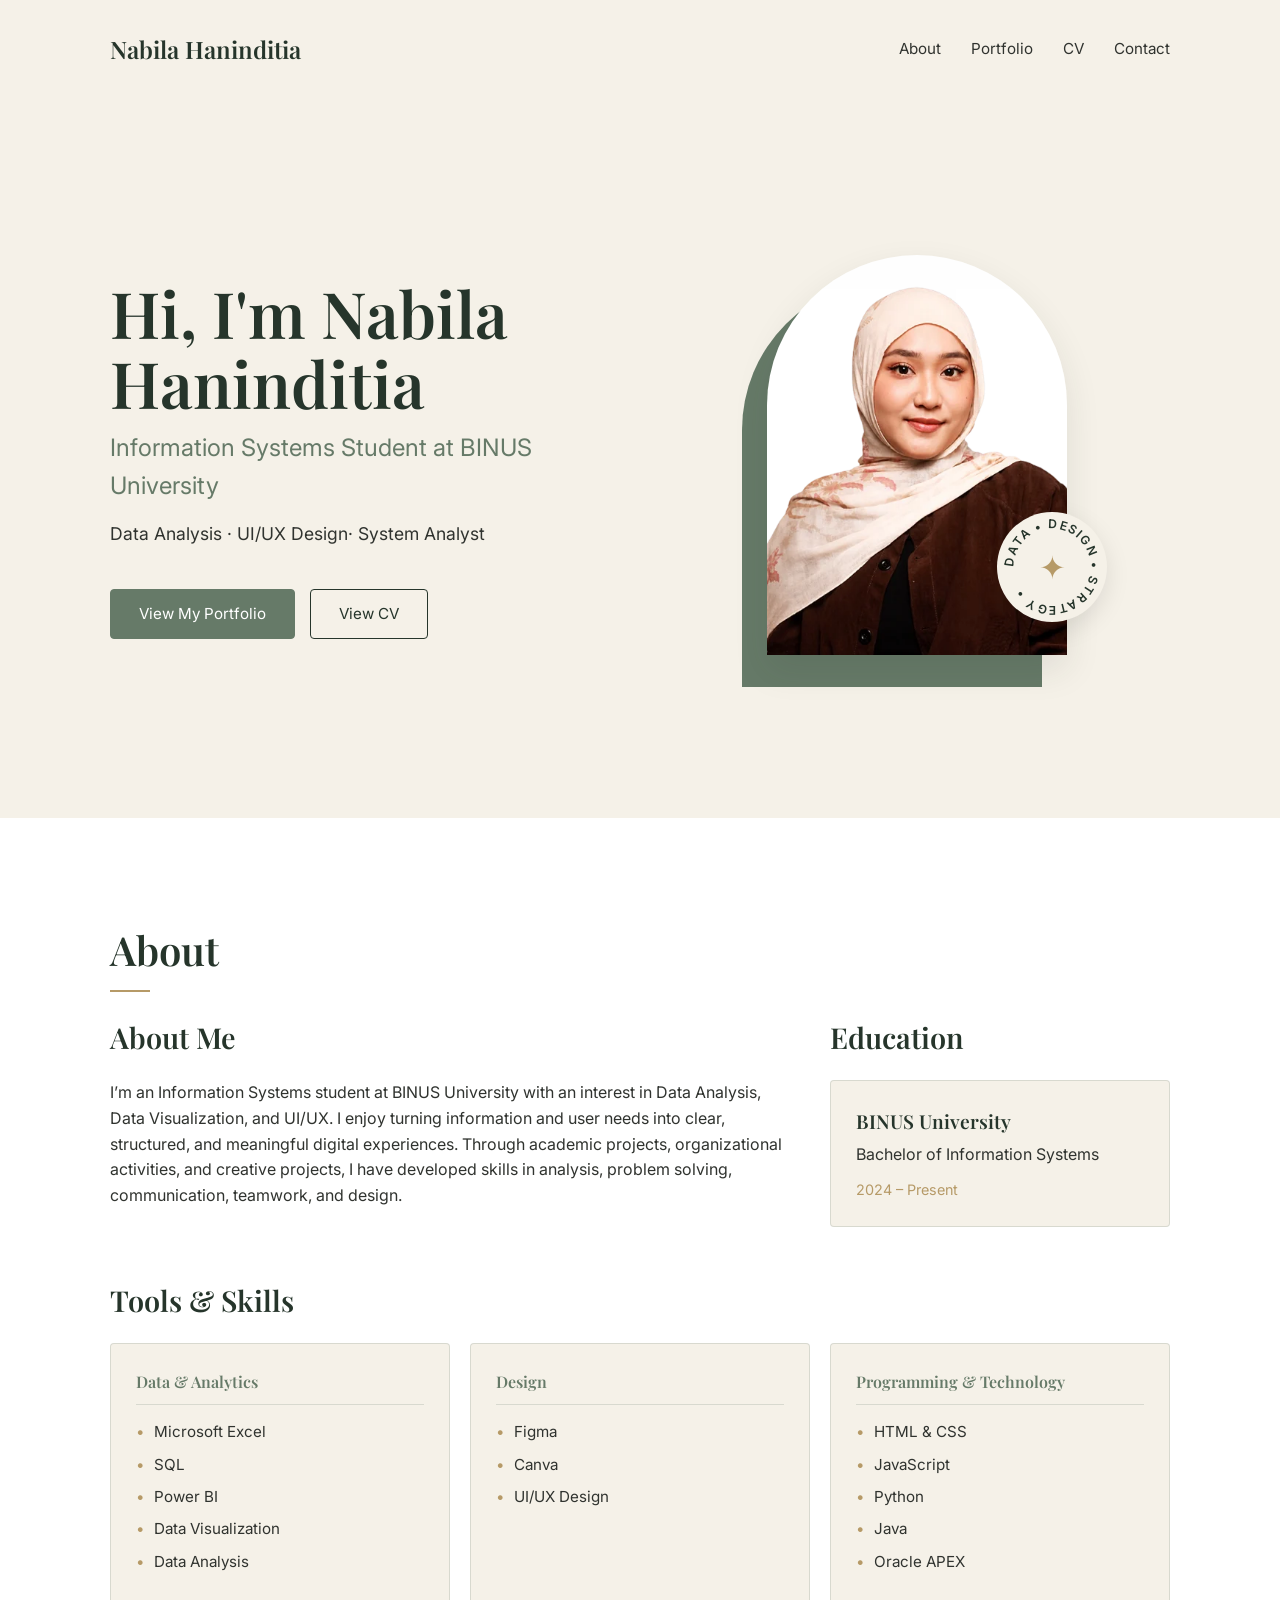
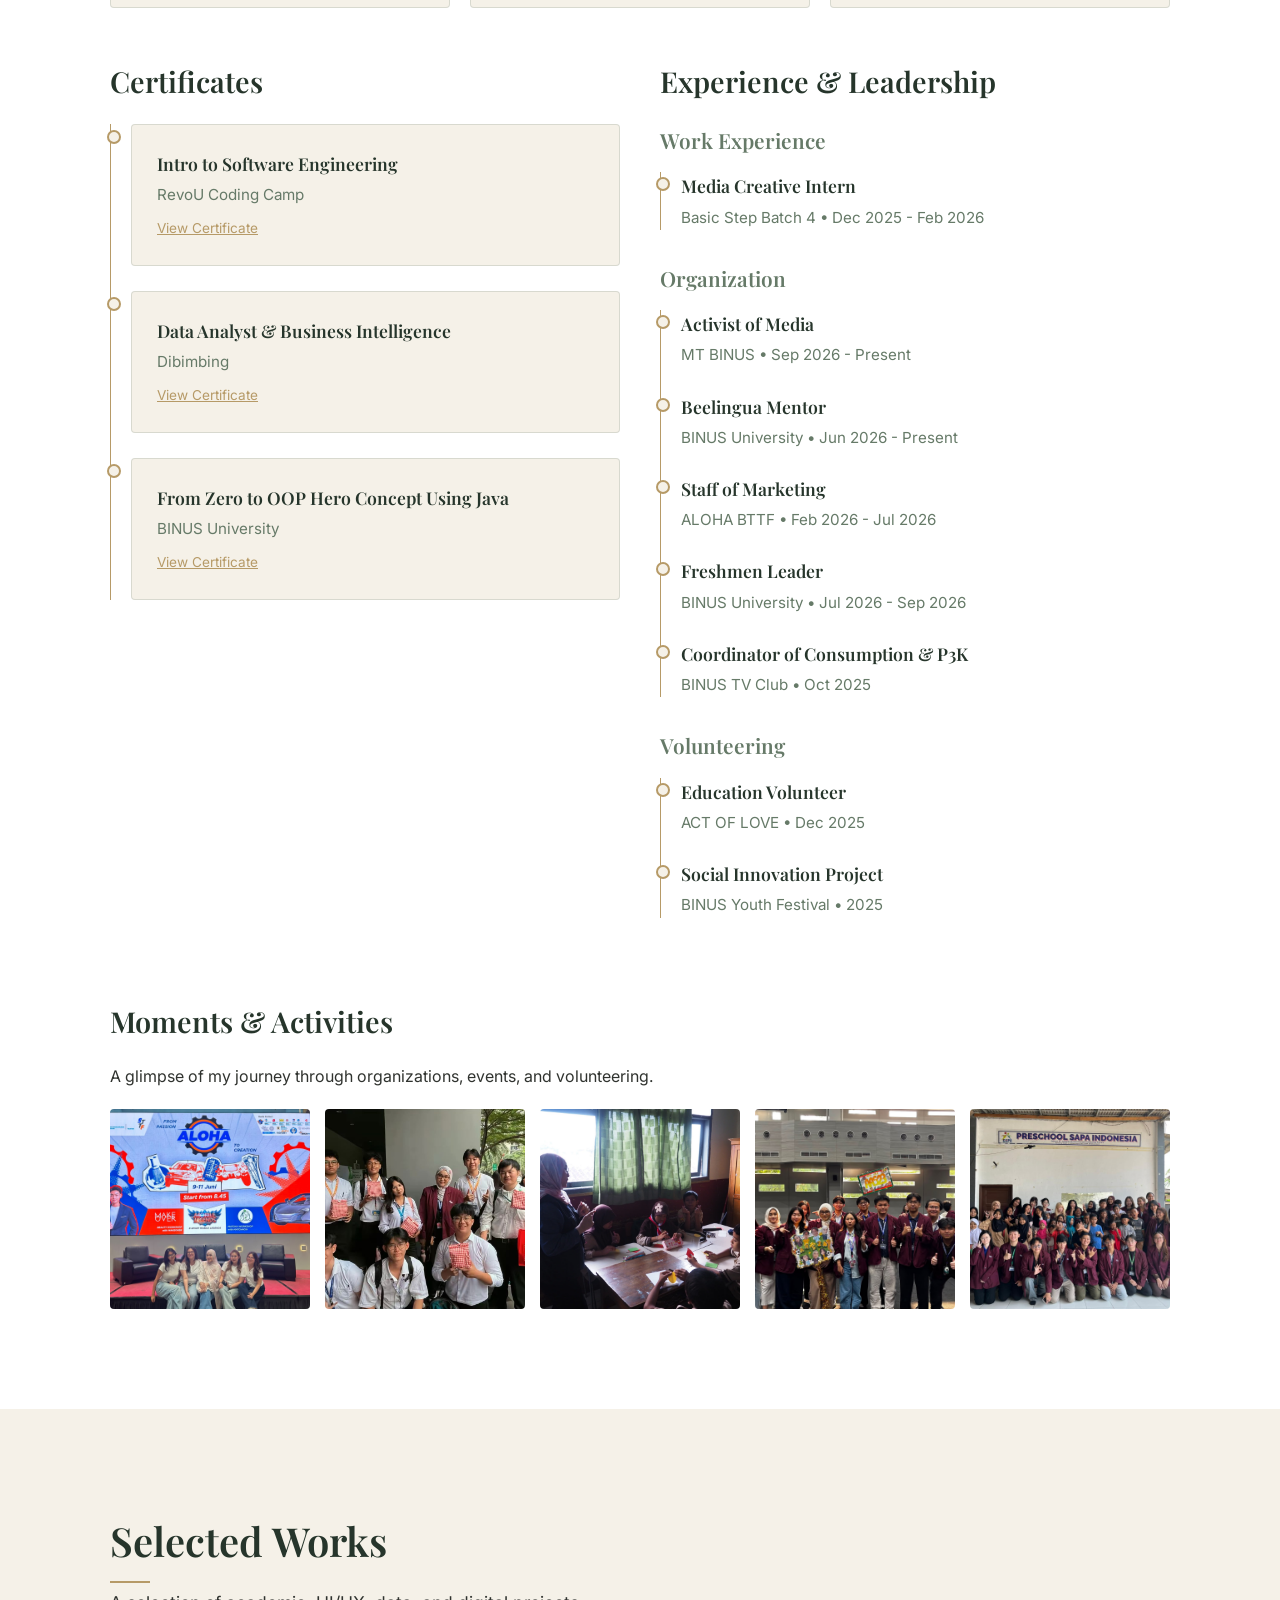
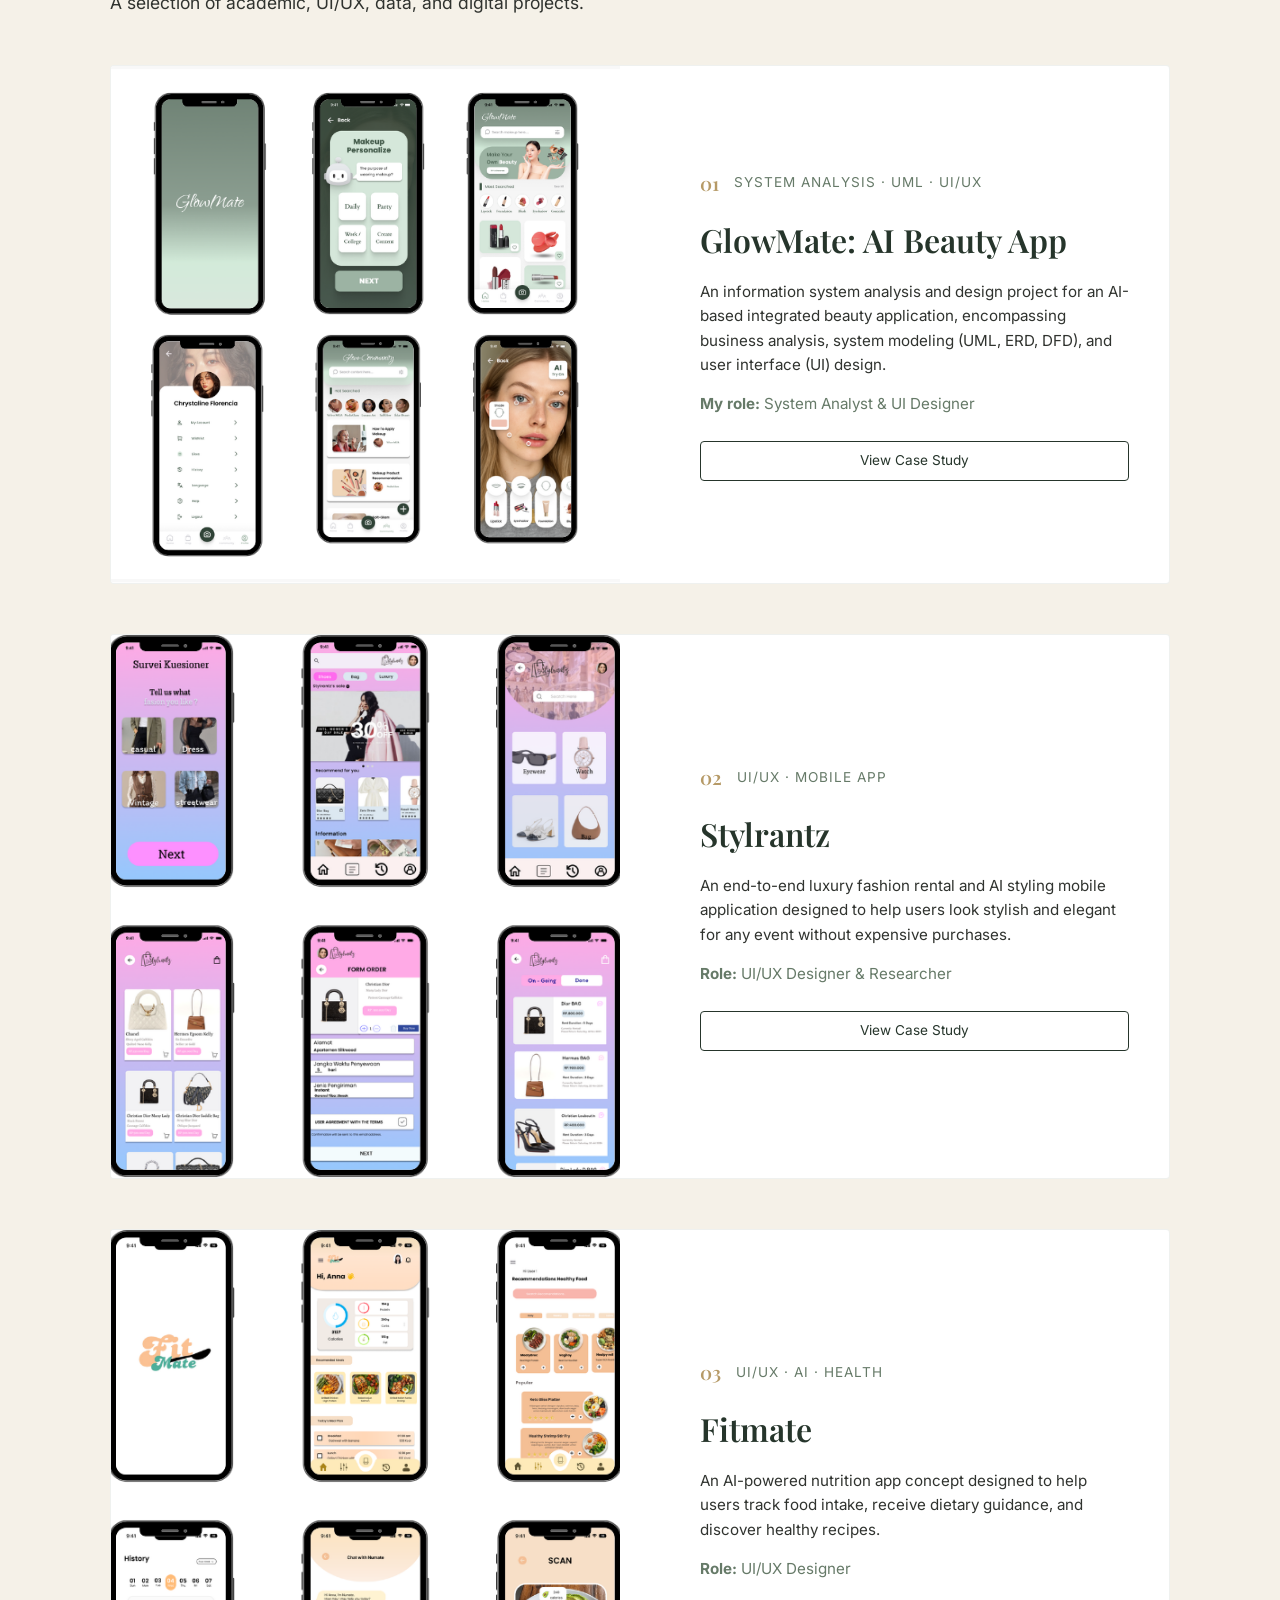
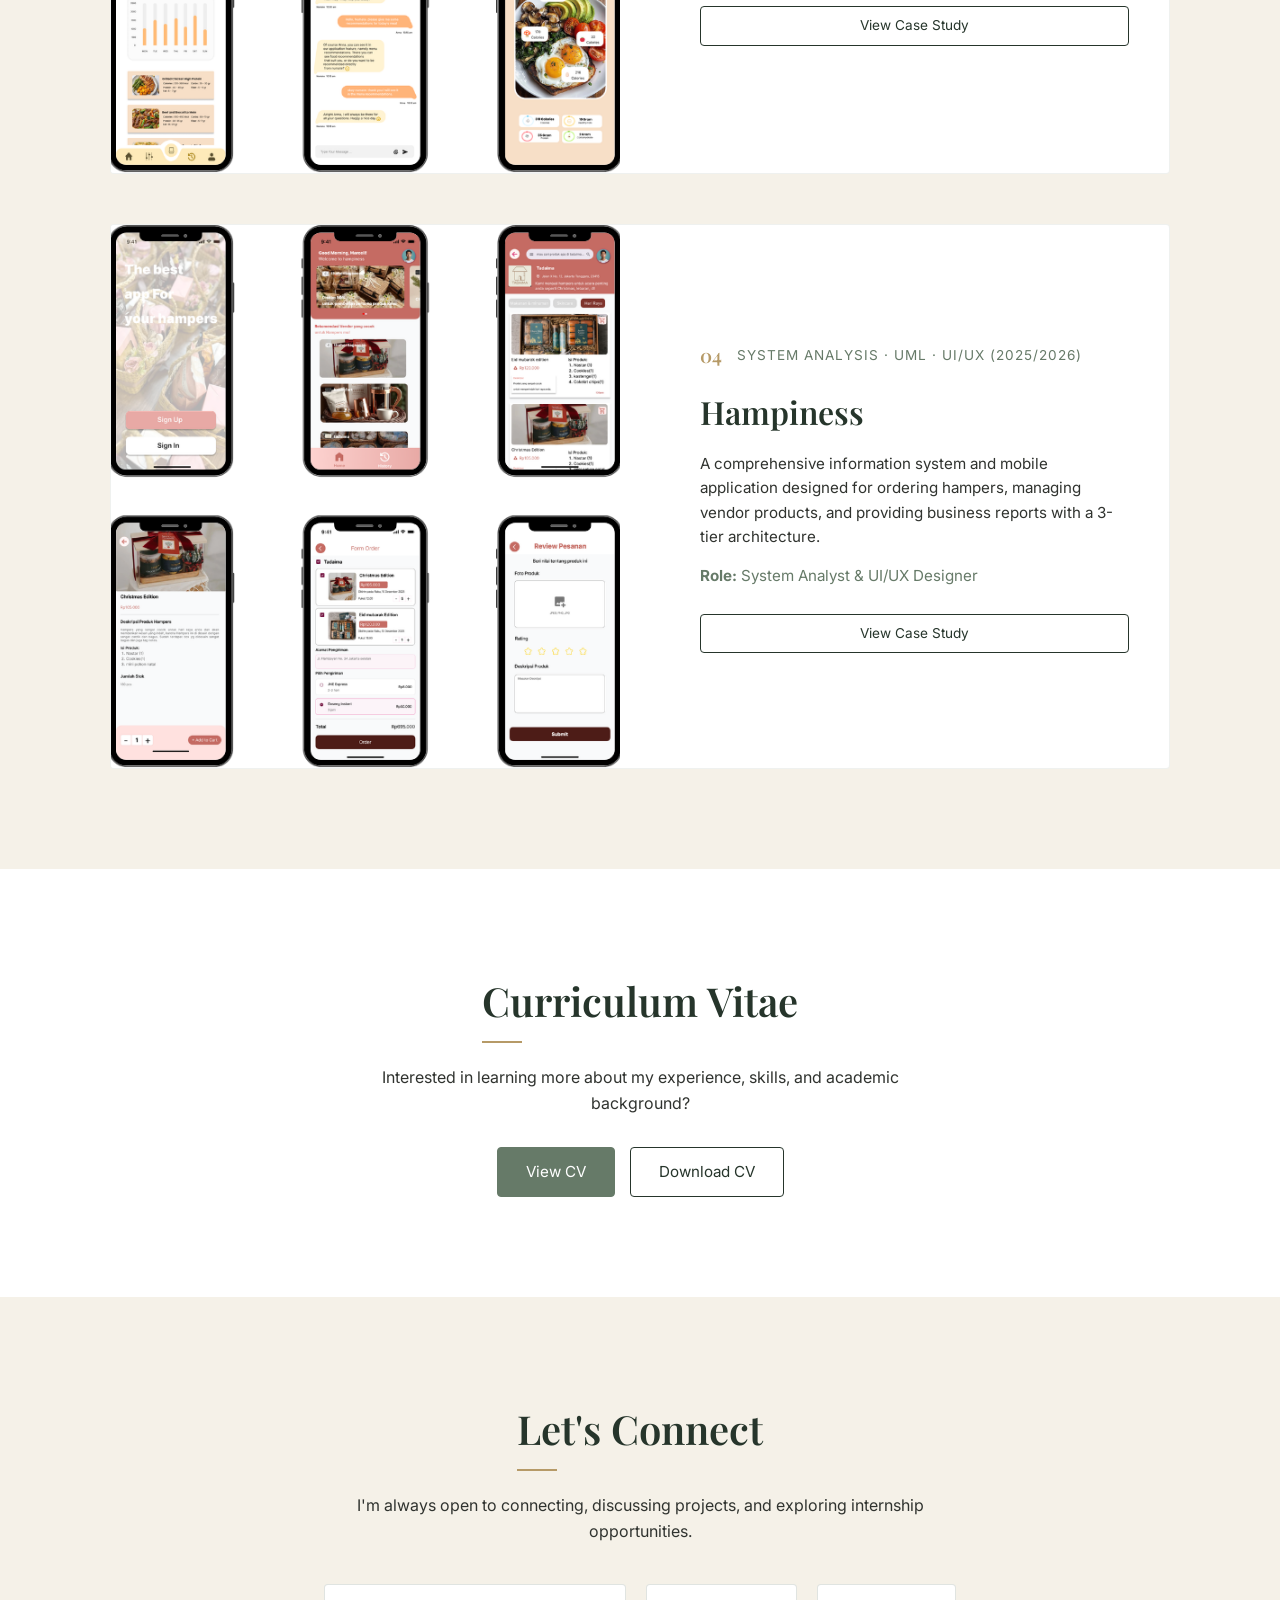
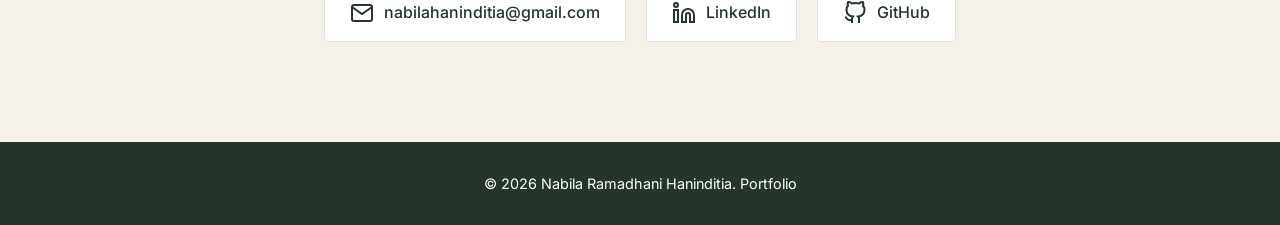
<file: index.html>
<!DOCTYPE html>
<html lang="en">

<head>
    <meta charset="UTF-8">
    <meta name="viewport" content="width=device-width, initial-scale=1.0">
    <title>Nabila Haninditia | Portfolio</title>

    <!-- Google Fonts: Playfair Display (Serif) & Inter (Sans-serif) -->
    <link rel="preconnect" href="https://fonts.googleapis.com">
    <link rel="preconnect" href="https://fonts.gstatic.com" crossorigin>
    <link
        href="https://fonts.googleapis.com/css2?family=Inter:wght@300;400;500&family=Playfair+Display:wght@400;500;600;700&display=swap"
        rel="stylesheet">

    <!-- CSS Link -->
    <link rel="stylesheet" href="style.css">
</head>

<body>

    <!-- NAVBAR (Tidak sticky, scroll natural) -->
    <header class="header" id="header">
        <div class="nav-container">
            <!-- Teks Logo Diubah -->
            <a href="#" class="logo">Nabila Haninditia</a>

            <!-- Mobile Menu Toggle -->
            <div class="menu-toggle" id="mobile-menu">
                <span class="bar"></span>
                <span class="bar"></span>
                <span class="bar"></span>
            </div>

            <nav class="nav-menu" id="nav-menu">
                <ul class="nav-links">
                    <li><a href="#about" class="nav-link">About</a></li>
                    <li><a href="#portfolio" class="nav-link">Portfolio</a></li>
                    <li><a href="#cv" class="nav-link">CV</a></li>
                    <li><a href="#contact" class="nav-link">Contact</a></li>
                </ul>
            </nav>
        </div>
    </header>

    <main>
        <!-- HERO SECTION DENGAN FOTO -->
        <section id="hero" class="hero-section fade-in">
            <div class="hero-content">
                <div class="hero-text">
                    <h1>Hi, I'm Nabila Haninditia</h1>
                    <h2 class="subtitle">Information Systems Student at BINUS University</h2>
                    <p class="focus-areas">Data Analysis · UI/UX Design· System Analyst</p>
                    <div class="hero-buttons">
                        <a href="#portfolio" class="btn btn-primary">View My Portfolio</a>
                        <a href="assets/Nabila_Haninditia_CV.pdf" target="_blank" class="btn btn-outline">View CV</a>
                    </div>
                </div>

                <!-- Tempat Foto Kamu -->
                <!-- Tempat Foto Kamu Bergaya Arch -->
                <div class="hero-image">
                    <div class="image-wrapper">
                        <!-- Foto -->
                        <img src="assets/profile.jpg" alt="Foto Nabila Haninditia">

                        <!-- Circular Badge / Stempel -->
                        <div class="badge">
                            <!-- SVG untuk Teks Melingkar -->
                            <svg viewBox="0 0 100 100" width="100" height="100">
                                <defs>
                                    <path id="circlePath"
                                        d="M 50, 50 m -35, 0 a 35,35 0 1,1 70,0 a 35,35 0 1,1 -70,0" />
                                </defs>
                                <text font-size="11" font-weight="600" fill="#26352B" letter-spacing="1.5">
                                    <textPath href="#circlePath" startOffset="0%">
                                        DATA &bull; DESIGN &bull; STRATEGY &bull;
                                    </textPath>
                                </text>
                            </svg>
                            <!-- Ikon Bintang di Tengah -->
                            <div class="badge-icon">✦</div>
                        </div>
                    </div>
                </div>
        </section>

        <!-- ABOUT SECTION -->
        <section id="about" class="about-section">
            <div class="container">
                <h2 class="section-title fade-in">About</h2>

                <div class="about-grid">
                    <!-- About Me -->
                    <div class="about-block fade-in">
                        <h3>About Me</h3>
                        <p>I’m an Information Systems student at BINUS University with an interest in Data Analysis,
                            Data Visualization, and UI/UX. I enjoy turning information and user needs into clear,
                            structured, and meaningful digital experiences. Through academic projects, organizational
                            activities, and creative projects, I have developed skills in analysis, problem solving,
                            communication, teamwork, and design.</p>
                    </div>

                    <!-- Education -->
                    <div class="about-block fade-in">
                        <h3>Education</h3>
                        <div class="card education-card">
                            <h4>BINUS University</h4>
                            <p>Bachelor of Information Systems</p>
                            <span class="date">2024 – Present</span>
                        </div>
                    </div>
                </div>

                <!-- Tools & Skills -->
                <div class="about-block fade-in" style="margin-bottom: 50px;">
                    <h3>Tools & Skills</h3>
                    <div class="skills-grid">
                        <div class="skill-card">
                            <h4>Data & Analytics</h4>
                            <ul>
                                <li>Microsoft Excel</li>
                                <li>SQL</li>
                                <li>Power BI</li>
                                <li>Data Visualization</li>
                                <li>Data Analysis</li>
                            </ul>
                        </div>
                        <div class="skill-card">
                            <h4>Design</h4>
                            <ul>
                                <li>Figma</li>
                                <li>Canva</li>
                                <li>UI/UX Design</li>
                            </ul>
                        </div>
                        <div class="skill-card">
                            <h4>Programming & Technology</h4>
                            <ul>
                                <li>HTML & CSS</li>
                                <li>JavaScript</li>
                                <li>Python</li>
                                <li>Java</li>
                                <li>Oracle APEX</li>
                            </ul>
                        </div>
                    </div>
                </div>

                <div class="experience-cert-grid">
                    <!-- Certificates -->
                    <div class="about-block fade-in">
                        <h3>Certificates</h3>
                        <div class="timeline">
                            <div class="timeline-item card">
                                <h4>Intro to Software Engineering</h4>
                                <p>RevoU Coding Camp</p>
                                <a href="assets/cert_revou.pdf" class="inline-link">View Certificate</a>
                            </div>
                            <div class="timeline-item card">
                                <h4>Data Analyst & Business Intelligence</h4>
                                <p>Dibimbing</p>
                                <a href="assets/cert_dibimbing.pdf" class="inline-link">View Certificate</a>
                            </div>
                            <div class="timeline-item card">
                                <h4>From Zero to OOP Hero Concept Using Java</h4>
                                <p>BINUS University</p>
                                <a href="assets/cert_binus.pdf" class="inline-link">View Certificate</a>
                            </div>
                        </div>
                    </div>

                    <!-- Experience, Organization & Volunteering -->
                    <div class="about-block fade-in">
                        <h3>Experience & Leadership</h3>

                        <!-- Work Experience -->
                        <h4 class="sub-heading">Work Experience</h4>
                        <div class="timeline">
                            <div class="timeline-item">
                                <h4>Media Creative Intern</h4>
                                <p>Basic Step Batch 4 &bull; Dec 2025 - Feb 2026</p>
                            </div>
                        </div>

                        <!-- Organization -->
                        <h4 class="sub-heading mt-2">Organization</h4>
                        <div class="timeline">
                            <div class="timeline-item">
                                <h4>Activist of Media</h4>
                                <p>MT BINUS &bull; Sep 2026 - Present</p>
                            </div>
                            <div class="timeline-item">
                                <h4>Beelingua Mentor</h4>
                                <p>BINUS University &bull; Jun 2026 - Present</p>
                            </div>
                            <div class="timeline-item">
                                <h4>Staff of Marketing</h4>
                                <p>ALOHA BTTF &bull; Feb 2026 - Jul 2026</p>
                            </div>
                            <div class="timeline-item">
                                <h4>Freshmen Leader</h4>
                                <p>BINUS University &bull; Jul 2026 - Sep 2026</p>
                            </div>
                            <div class="timeline-item">
                                <h4>Coordinator of Consumption & P3K</h4>
                                <p>BINUS TV Club &bull; Oct 2025</p>
                            </div>
                        </div>

                        <!-- Volunteering -->
                        <h4 class="sub-heading mt-2">Volunteering</h4>
                        <div class="timeline">
                            <div class="timeline-item">
                                <h4>Education Volunteer</h4>
                                <p>ACT OF LOVE &bull; Dec 2025</p>
                            </div>
                            <div class="timeline-item">
                                <h4>Social Innovation Project</h4>
                                <p>BINUS Youth Festival &bull; 2025</p>
                            </div>
                        </div>
                    </div>
                </div>

                <!-- Bagian Gallery / Dokumentasi -->
                <div class="about-block fade-in mt-2" style="margin-top: 50px;">
                    <h3>Moments & Activities</h3>
                    <p style="margin-bottom: 20px;">A glimpse of my journey through organizations, events, and
                        volunteering.</p>
                    <div class="gallery-grid">
                        <!-- Foto 1 (Bisa diisi foto ALOHA) -->
                        <div class="gallery-item">
                            <img src="assets/aloha.jpg" alt="ALOHA BTTF Event">
                        </div>
                        <!-- Foto 2 (Bisa diisi foto Freshmen Leader) -->
                        <div class="gallery-item">
                            <img src="assets/freshmen.jpg" alt="Freshmen Leader BINUS">
                        </div>
                        <!-- Foto 3 (Bisa diisi foto Volunteer) -->
                        <div class="gallery-item">
                            <img src="assets/volunteer.jpg" alt="Education Volunteer">
                        </div>
                        <!-- Foto 4 (Bisa diisi foto Beelingua / Kepanitiaan lain) -->
                        <div class="gallery-item">
                            <img src="assets/beelingua.jpg" alt="Beelingua Mentor">
                        </div>
                        <!-- Foto 5 (Bisa diisi foto BINUS TV Club) -->
                        <div class="gallery-item">
                            <img src="assets/binustv.jpg" alt="BINUS TV Club Media Journey">
                        </div>
                    </div>
                </div>
        </section>

        <!-- PORTFOLIO SECTION -->
        <section id="portfolio" class="portfolio-section">
            <div class="container">
                <div class="portfolio-header fade-in">
                    <h2 class="section-title">Selected Works</h2>
                    <p class="section-subtitle">A selection of academic, UI/UX, data, and digital projects.</p>
                </div>

                <div class="projects-grid">
                    <!-- Project 1 -->
                    <div class="project-card fade-in">
                        <div class="project-img-wrapper">
                            <!-- Ganti dengan gambar preview UI GlowMate di folder assets -->
                            <img src="assets/glowmate_preview.jpg" alt="GlowMate System Analysis & UI/UX">
                        </div>
                        <div class="project-content">
                            <div class="project-meta">
                                <span class="project-num">01</span>
                                <span class="project-cat">System Analysis · UML · UI/UX</span>
                            </div>
                            <h3>GlowMate: AI Beauty App</h3>
                            <p>An information system analysis and design project for an AI-based integrated beauty application, encompassing business analysis, system modeling (UML, ERD, DFD), and user interface (UI) design.</p>
                            <p class="role"><strong>My role:</strong> System Analyst & UI Designer</p>

                            <!-- Tombol langsung membuka halaman porto -->
                            <a href="glowmate.html" class="btn btn-outline btn-sm">View Case Study</a>
                                
                        </div>
                    </div>

                    <!-- Project 2 -->

                    <div class="project-card fade-in">
                        <div class="project-img-wrapper">
                            <!-- Simpan screenshot cover Hampiness di folder assets, misal namanya hampiness.png -->
                            <img src="assets/stylrantz.png" alt="Hampiness System Analysis & UI/UX Project">
                        </div>
                        <div class="project-content">
                            <div class="project-meta">
                                <span class="project-num">02</span>
                                <span class="project-cat">UI/UX · MOBILE APP</span>
                            </div>
                            <h3>Stylrantz</h3>
                            <p>An end-to-end luxury fashion rental and AI styling mobile application designed to help users look stylish and elegant for any event without expensive purchases.</p>

                            <!-- Detail Anggota Kelompok dari Laporanmu -->
                            <p class="role">
                                <strong>Role:</strong> UI/UX Designer & Researcher<br>
                            </p>

                            <!-- Kamu bisa arahkan ke file PDF laporan Hampiness atau Link Figma-nya -->
                            <a href="stylrantz.html" class="btn btn-outline btn-sm">View Case Study</a>
                        </div>
                    </div>

                
                    <!-- Project 3 -->
                    <div class="project-card fade-in">
                        <div class="project-img-wrapper">
                            <!-- Masukkan gambar preview Fitmate kamu ke folder assets, misal namanya fitmate.png -->
                            <img src="assets/fitmate.png" alt="Fitmate UI/UX Project">
                        </div>
                        <div class="project-content">
                            <div class="project-meta">
                                <span class="project-num">03</span>
                                <span class="project-cat">UI/UX · AI · Health </span>
                            </div>
                            <h3>Fitmate</h3>
                            <p>An AI-powered nutrition app concept designed to help users track food intake, receive
                                dietary guidance, and discover healthy recipes.</p>

                            <!-- Tambahan detail role & contributors dari desainmu -->
                            <p class="role">
                                <strong>Role:</strong> UI/UX Designer<br>
                            </p>

                            <!-- Tombol langsung membuka file PDF lokal -->
                            <a href="fitmate.html" class="btn btn-outline btn-sm">View Case Study</a>
                        </div>
                    </div>

                    <!-- Project 4 -->

                    <div class="project-card fade-in">
                        <div class="project-img-wrapper">
                            <!-- Simpan screenshot cover Hampiness di folder assets, misal namanya hampiness.png -->
                            <img src="assets/hampiness.png" alt="Hampiness System Analysis & UI/UX Project">
                        </div>
                        <div class="project-content">
                            <div class="project-meta">
                                <span class="project-num">04</span>
                                <span class="project-cat">System Analysis · UML · UI/UX (2025/2026)</span>
                            </div>
                            <h3>Hampiness</h3>
                            <p>A comprehensive information system and mobile application designed for ordering hampers,
                                managing vendor products, and providing business reports with a 3-tier architecture.</p>

                            <!-- Detail Anggota Kelompok dari Laporanmu -->
                            <p class="role">
                                <strong>Role:</strong> System Analyst & UI/UX Designer<br>
                            </p>

                            <!-- Kamu bisa arahkan ke file PDF laporan Hampiness atau Link Figma-nya -->
                            <a href="hampiness.html" class="btn btn-outline btn-sm">View Case Study</a>
                        </div>
                    </div>

                   
        </section>

        <!-- CV SECTION -->
        <section id="cv" class="cv-section fade-in">
            <div class="container cv-container">
                <h2 class="section-title">Curriculum Vitae</h2>
                <p>Interested in learning more about my experience, skills, and academic background?</p>
                <div class="cv-buttons">
                    <a href="assets/Nabila_Haninditia_CV.pdf" target="_blank" class="btn btn-primary">View CV</a>
                    <a href="assets/Nabila_Haninditia_CV.pdf" download="Nabila_Haninditia_CV.pdf"
                        class="btn btn-outline">Download CV</a>
                </div>
            </div>
        </section>

        <!-- CONTACT SECTION -->
        <section id="contact" class="contact-section fade-in">
            <div class="container contact-container">
                <h2 class="section-title">Let's Connect</h2>
                <p>I'm always open to connecting, discussing projects, and exploring internship opportunities.</p>

                <div class="contact-links">
                    <a href="mailto:nabilahaninditia@gmail.com" class="contact-card">
                        <!-- Email Icon SVG -->
                        <svg width="24" height="24" viewBox="0 0 24 24" fill="none" stroke="currentColor"
                            stroke-width="2">
                            <path d="M4 4h16c1.1 0 2 .9 2 2v12c0 1.1-.9 2-2 2H4c-1.1 0-2-.9-2-2V6c0-1.1.9-2 2-2z">
                            </path>
                            <polyline points="22,6 12,13 2,6"></polyline>
                        </svg>
                        nabilahaninditia@gmail.com
                    </a>
                    <a href="https://www.linkedin.com/in/nabila-haninditia-0bb2b2326/" target="_blank"
                        class="contact-card">
                        <!-- LinkedIn Icon SVG -->
                        <svg width="24" height="24" viewBox="0 0 24 24" fill="none" stroke="currentColor"
                            stroke-width="2">
                            <path d="M16 8a6 6 0 0 1 6 6v7h-4v-7a2 2 0 0 0-2-2 2 2 0 0 0-2 2v7h-4v-7a6 6 0 0 1 6-6z">
                            </path>
                            <rect x="2" y="9" width="4" height="12"></rect>
                            <circle cx="4" cy="4" r="2"></circle>
                        </svg>
                        LinkedIn
                    </a>
                    <a href="https://github.com/" target="_blank" class="contact-card">
                        <!-- GitHub Icon SVG -->
                        <svg width="24" height="24" viewBox="0 0 24 24" fill="none" stroke="currentColor"
                            stroke-width="2">
                            <path
                                d="M9 19c-5 1.5-5-2.5-7-3m14 6v-3.87a3.37 3.37 0 0 0-.94-2.61c3.14-.35 6.44-1.54 6.44-7A5.44 5.44 0 0 0 20 4.77 5.07 5.07 0 0 0 19.91 1S18.73.65 16 2.48a13.38 13.38 0 0 0-7 0C6.27.65 5.09 1 5.09 1A5.07 5.07 0 0 0 5 4.77a5.44 5.44 0 0 0-1.5 3.78c0 5.42 3.3 6.61 6.44 7A3.37 3.37 0 0 0 9 18.13V22">
                            </path>
                        </svg>
                        GitHub
                    </a>
                </div>
            </div>
        </section>
    </main>

    <footer class="footer">
        <p>&copy; 2026 Nabila Ramadhani Haninditia. Portfolio </p>
    </footer>

    <!-- JavaScript Link -->
    <script src="script.js"></script>
</body>

</html>
</file>
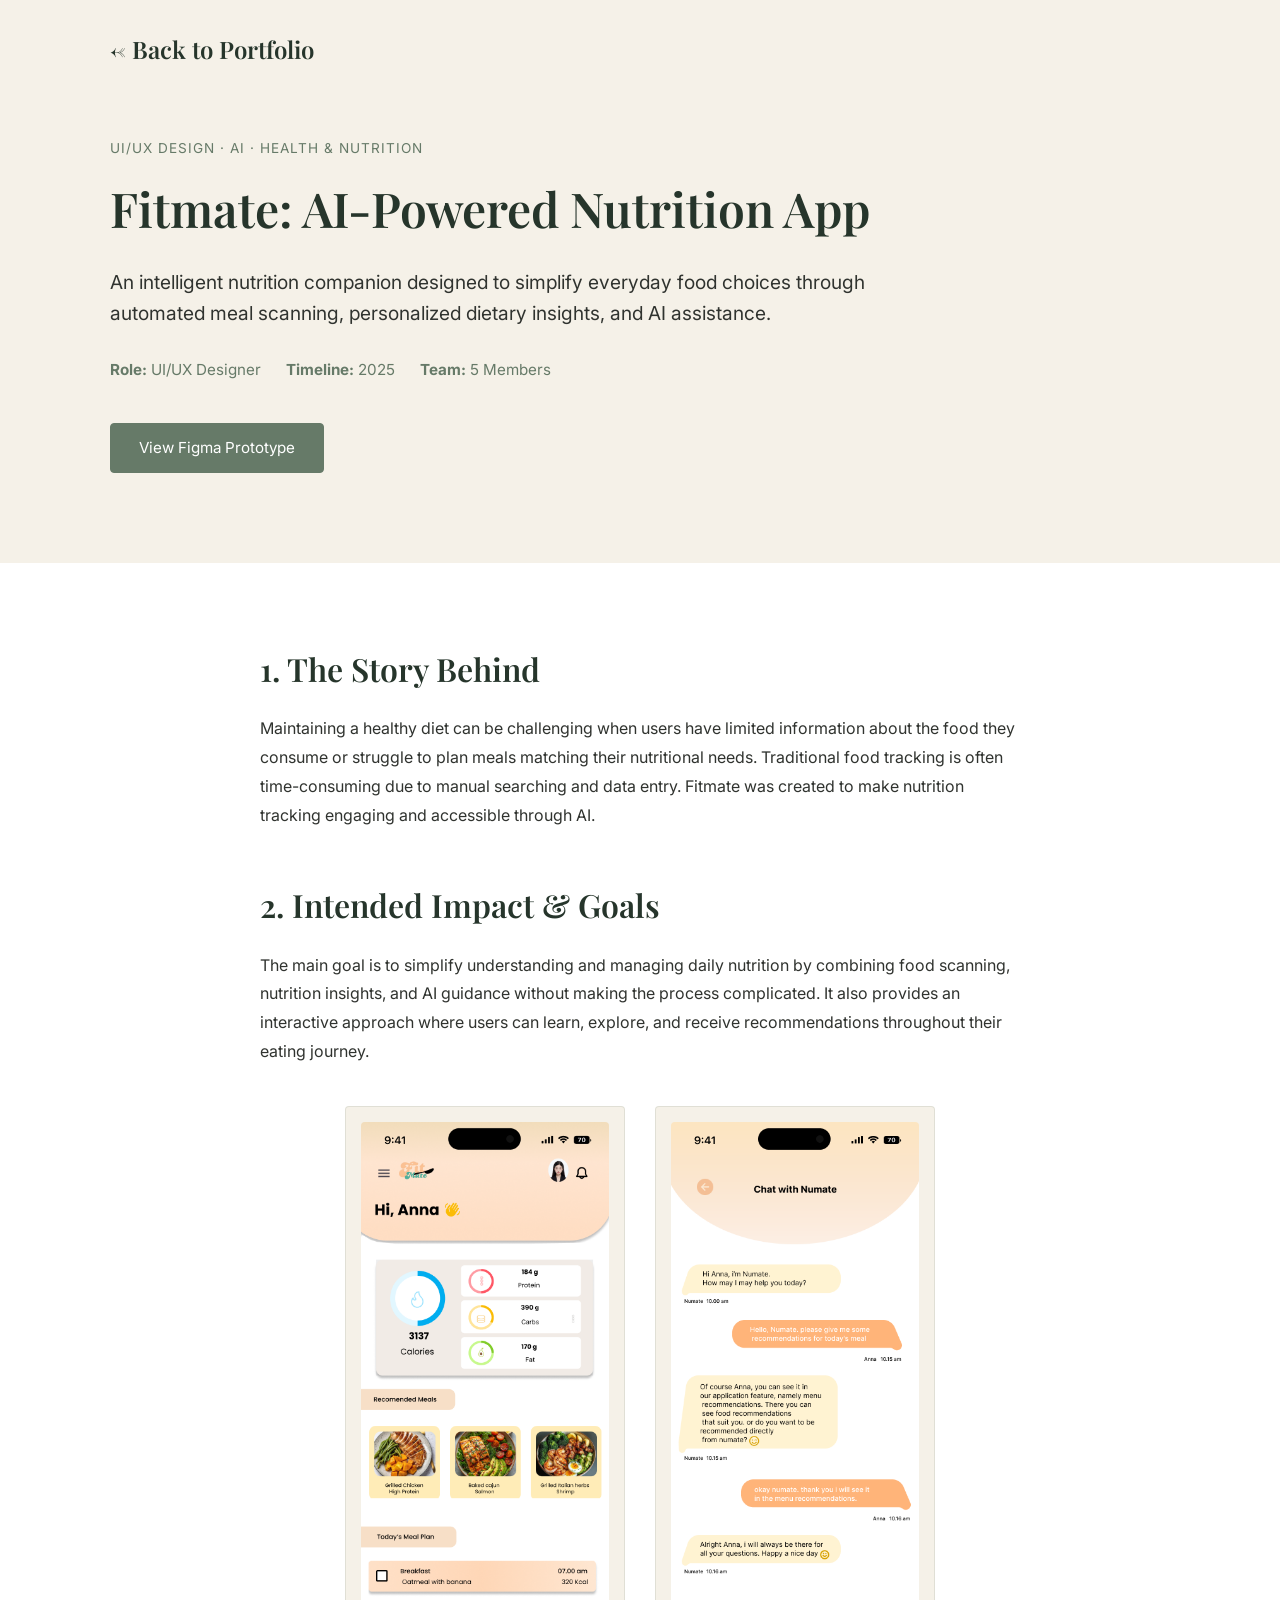
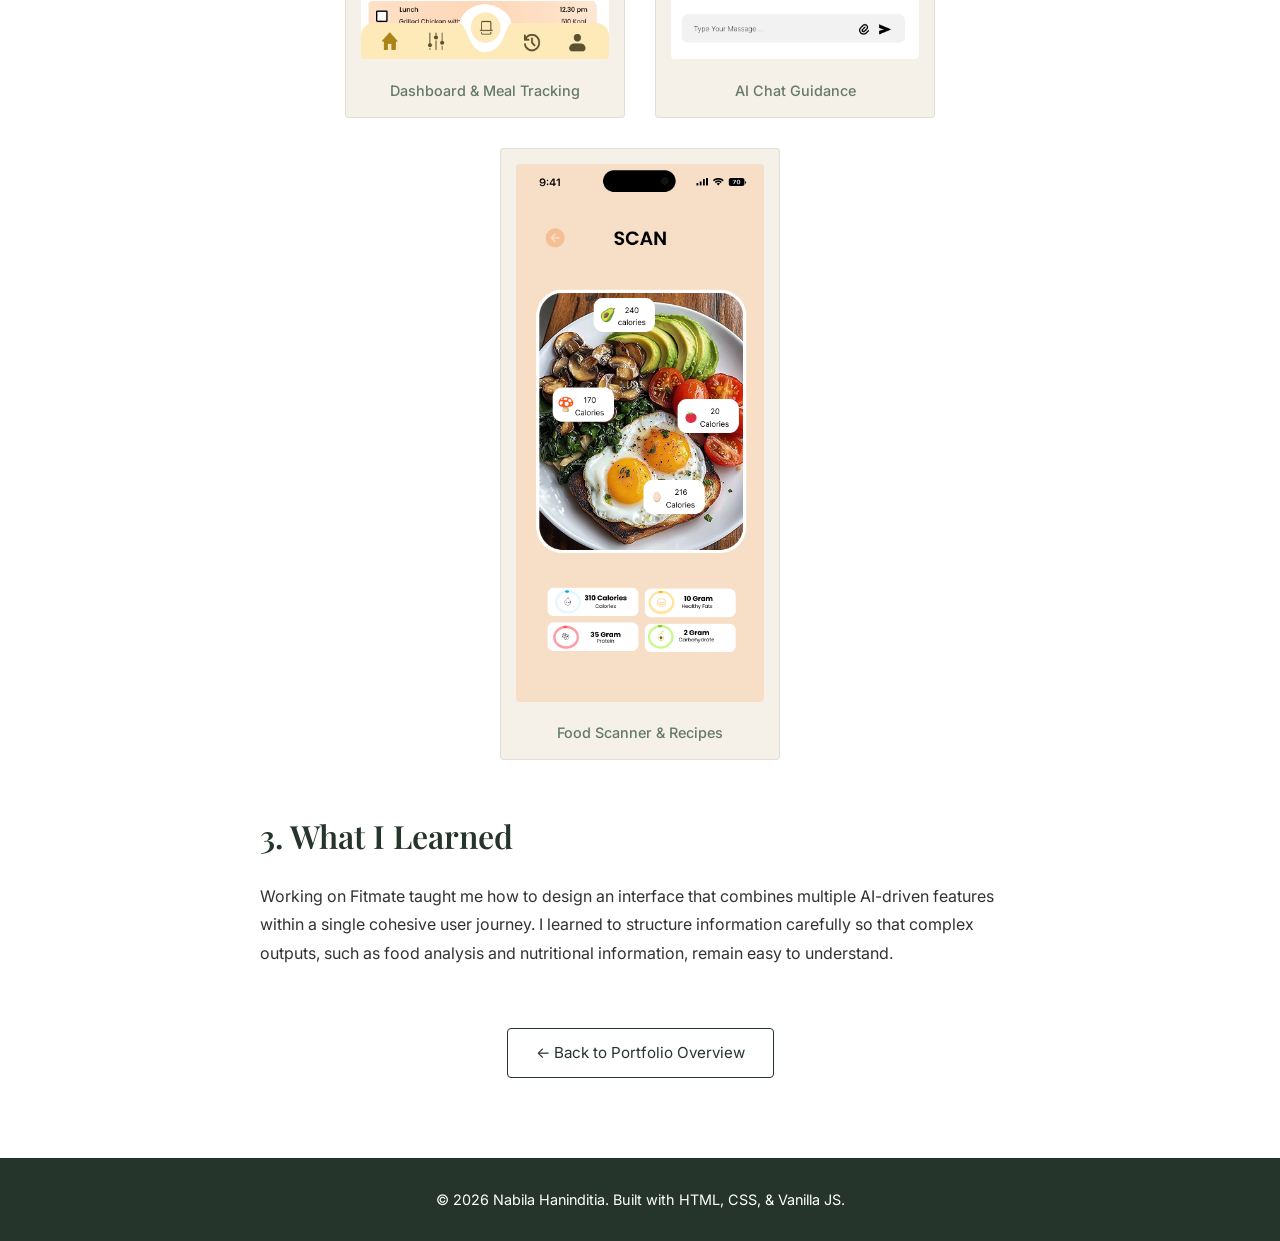
<file: fitmate.html>
<!DOCTYPE html>
<html lang="en">
<head>
    <meta charset="UTF-8">
    <meta name="viewport" content="width=device-width, initial-scale=1.0">
    <title>Fitmate Case Study | Nabila Haninditia</title>
    
    <!-- Google Fonts -->
    <link rel="preconnect" href="https://fonts.googleapis.com">
    <link rel="preconnect" href="https://fonts.gstatic.com" crossorigin>
    <link href="https://fonts.googleapis.com/css2?family=Inter:wght@300;400;500&family=Playfair+Display:wght@400;500;600;700&display=swap" rel="stylesheet">
    
    <!-- CSS Link -->
    <link rel="stylesheet" href="style.css">
</head>
<body>

    <!-- NAVBAR SEDERHANA -->
    <header class="header">
        <div class="nav-container">
            <a href="index.html" class="logo">&larr; Back to Portfolio</a>
        </div>
    </header>

    <main>
        <!-- CASE STUDY HERO -->
        <section class="container" style="padding: 40px 20px;">
            <div class="project-meta" style="margin-bottom: 10px;">
                <span class="project-cat">UI/UX Design · AI · Health & Nutrition</span>
            </div>
            <h1 style="font-size: 3rem; margin-bottom: 20px; color: var(--dark-green);">Fitmate: AI-Powered Nutrition App</h1>
            <p style="font-size: 1.2rem; color: var(--text-color); max-width: 800px; margin-bottom: 30px;">
                An intelligent nutrition companion designed to simplify everyday food choices through automated meal scanning, personalized dietary insights, and AI assistance.
            </p>
            
            <!-- Quick Info Badges -->
            <div style="display: flex; gap: 25px; flex-wrap: wrap; margin-bottom: 40px; font-size: 0.95rem; color: var(--primary-color);">
                <div><strong>Role:</strong> UI/UX Designer</div>
                <div><strong>Timeline:</strong> 2025</div>
                <div><strong>Team:</strong> 5 Members</div>
            </div>

            <!-- Tombol Aksi Figma Prototype -->
            <div style="display: flex; gap: 15px; margin-bottom: 50px;">
                <a href="https://www.figma.com/file/link_figma_kamu_di_sini" target="_blank" class="btn btn-primary">View Figma Prototype</a>
            </div>
        </section>

        <!-- KONTEN UTAMA CASE STUDY -->
        <section style="background-color: var(--white); padding: 80px 0;">
            <div class="container" style="max-width: 800px;">
                
                <!-- 1. The Story Behind -->
                <h2 style="font-size: 2rem; margin-bottom: 20px; color: var(--dark-green);">1. The Story Behind</h2>
                <p style="margin-bottom: 20px; line-height: 1.8;">
                    Maintaining a healthy diet can be challenging when users have limited information about the food they consume or struggle to plan meals matching their nutritional needs. Traditional food tracking is often time-consuming due to manual searching and data entry. Fitmate was created to make nutrition tracking engaging and accessible through AI.
                </p>

                <!-- 2. Intended Goals -->
                <h2 style="font-size: 2rem; margin-top: 50px; margin-bottom: 20px; color: var(--dark-green);">2. Intended Impact & Goals</h2>
                <p style="margin-bottom: 20px; line-height: 1.8;">
                    The main goal is to simplify understanding and managing daily nutrition by combining food scanning, nutrition insights, and AI guidance without making the process complicated. It also provides an interactive approach where users can learn, explore, and receive recommendations throughout their eating journey.
                </p>

                <!-- Area UI Showcase Berjajar Ber-3 -->
                <div class="ui-showcase-grid">
                    <div class="ui-showcase-item">
                        <img src="assets/fitmate_ui_1.png" alt="Fitmate Dashboard UI">
                        <p>Dashboard & Meal Tracking</p>
                    </div>
                    <div class="ui-showcase-item">
                        <img src="assets/fitmate_ui_2.png" alt="Fitmate AI Chat UI">
                        <p>AI Chat Guidance</p>
                    </div>
                    <div class="ui-showcase-item">
                        <img src="assets/fitmate_ui_3.png" alt="Fitmate Food Scan UI">
                        <p>Food Scanner & Recipes</p>
                    </div>
                </div>

                <!-- 3. What I Learned -->
                <h2 style="font-size: 2rem; margin-top: 50px; margin-bottom: 20px; color: var(--dark-green);">3. What I Learned</h2>
                <p style="margin-bottom: 20px; line-height: 1.8;">
                    Working on Fitmate taught me how to design an interface that combines multiple AI-driven features within a single cohesive user journey. I learned to structure information carefully so that complex outputs, such as food analysis and nutritional information, remain easy to understand.
                </p>

                <!-- Tombol Kembali -->
                <div style="margin-top: 60px; text-align: center;">
                    <a href="index.html" class="btn btn-outline">&larr; Back to Portfolio Overview</a>
                </div>

            </div>
        </section>
    </main>

    <!-- FOOTER -->
    <footer class="footer">
        <p>&copy; 2026 Nabila Haninditia. Built with HTML, CSS, & Vanilla JS.</p>
    </footer>

</body>
</html>
</file>
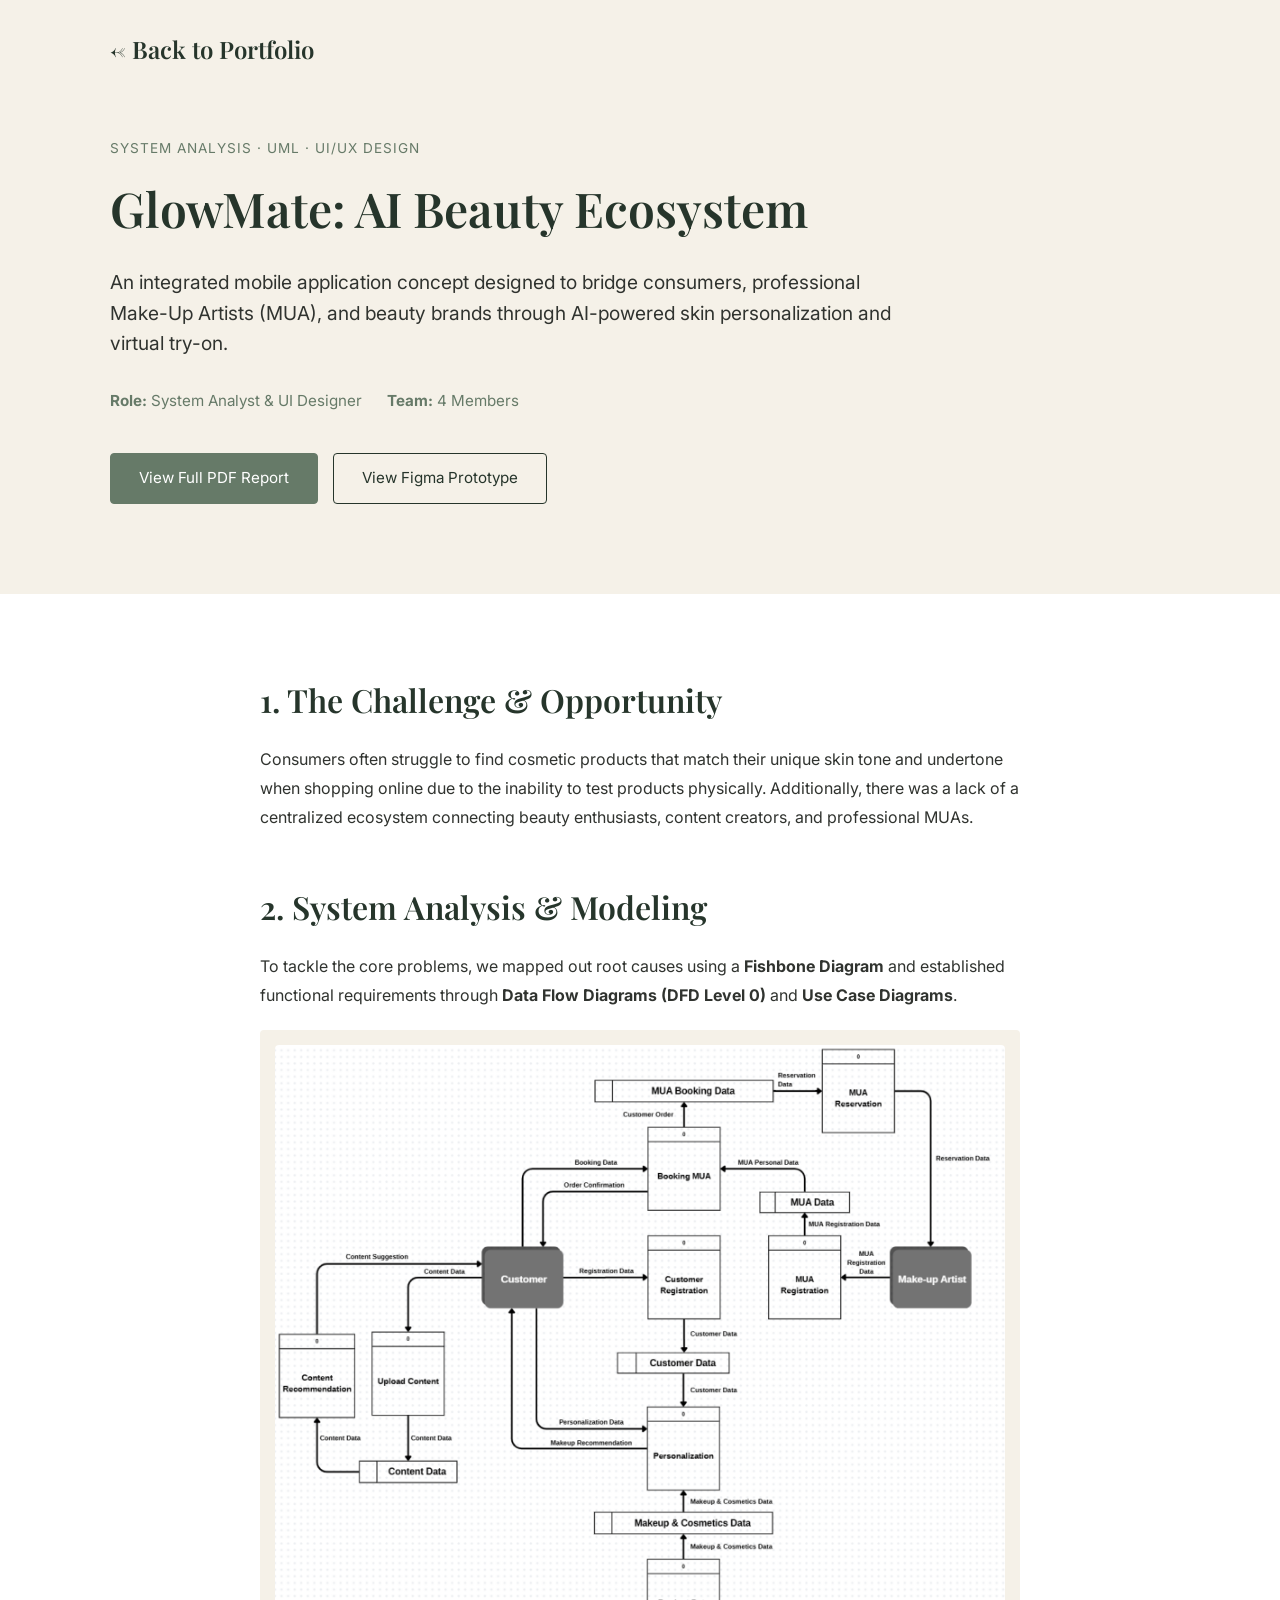
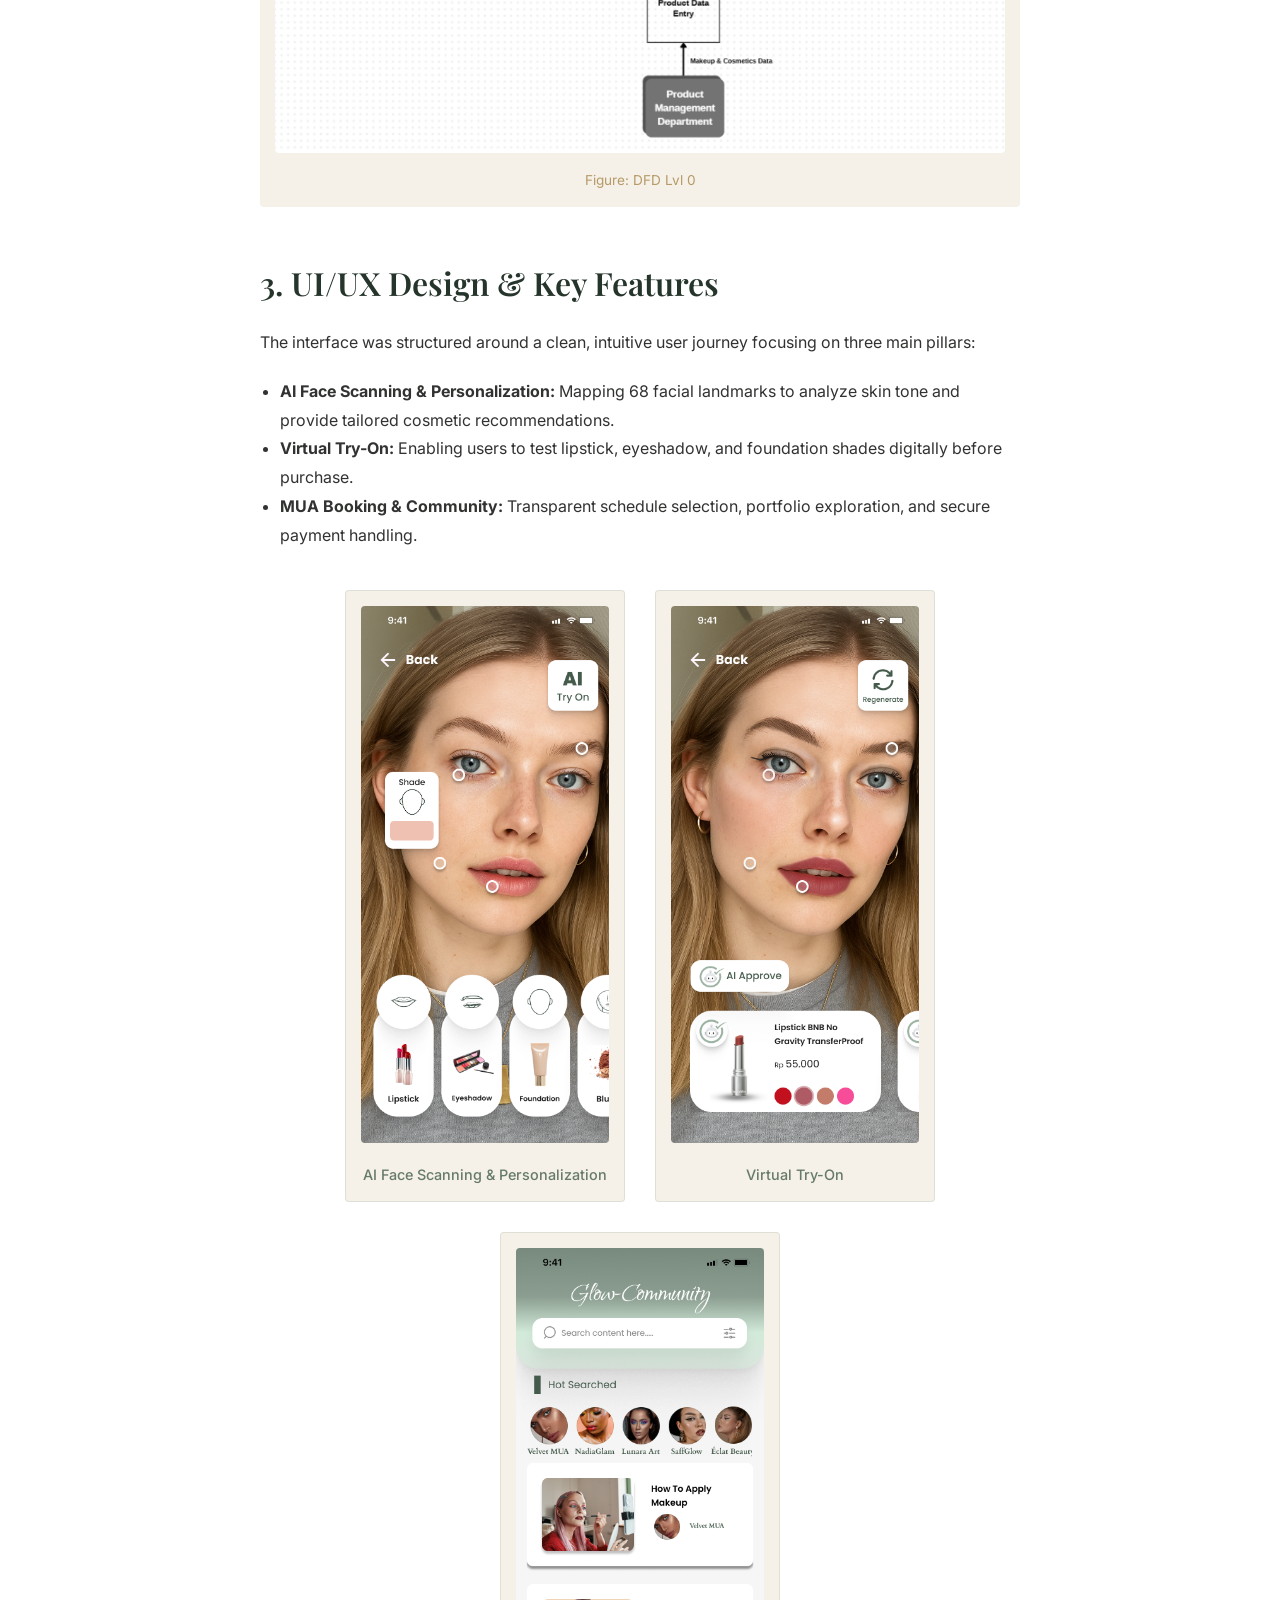
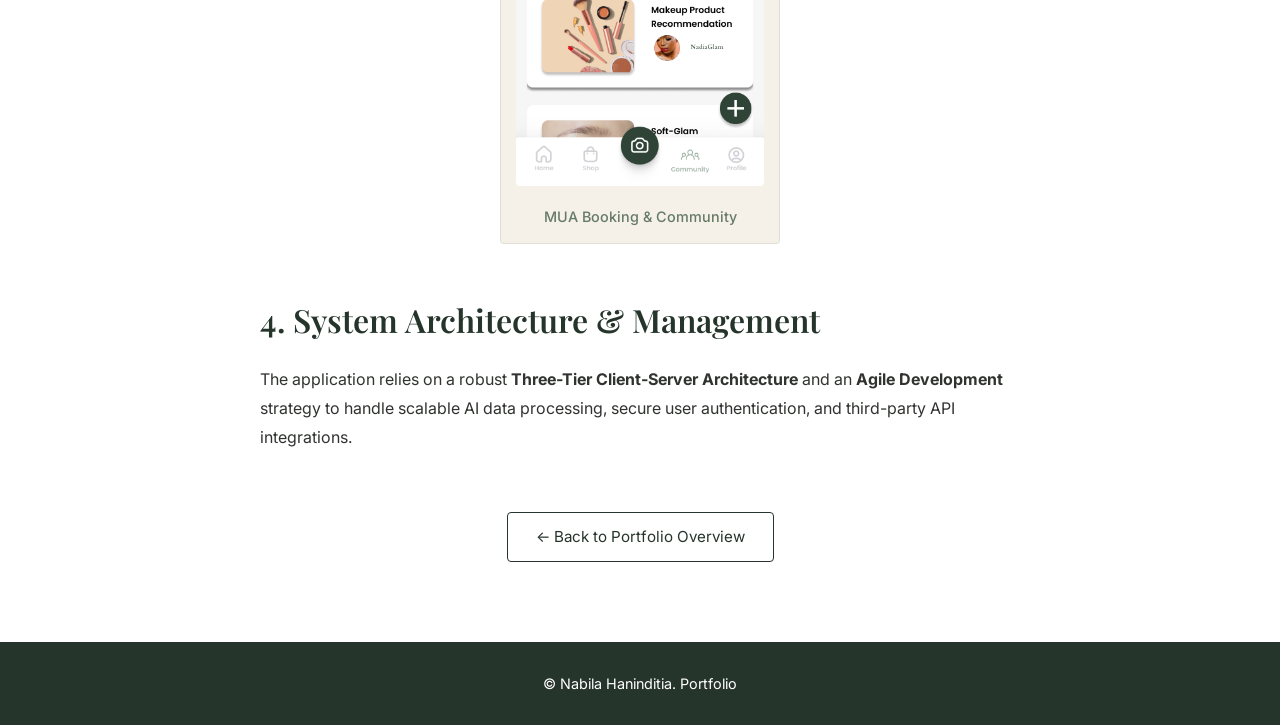
<file: glowmate.html>
<!DOCTYPE html>
<html lang="en">
<head>
    <meta charset="UTF-8">
    <meta name="viewport" content="width=device-width, initial-scale=1.0">
    <title>GlowMate Case Study | Nabila Haninditia</title>
    
    <!-- Google Fonts -->
    <link rel="preconnect" href="https://fonts.googleapis.com">
    <link rel="preconnect" href="https://fonts.gstatic.com" crossorigin>
    <link href="https://fonts.googleapis.com/css2?family=Inter:wght@300;400;500&family=Playfair+Display:wght@400;500;600;700&display=swap" rel="stylesheet">
    
    <!-- CSS Link -->
    <link rel="stylesheet" href="style.css">
</head>
<body>

    <!-- NAVBAR SEDERHANA -->
    <header class="header">
        <div class="nav-container">
            <a href="index.html" class="logo">&larr; Back to Portfolio</a>
        </div>
    </header>

    <main>
        <!-- CASE STUDY HERO -->
        <section class="container" style="padding: 40px 20px;">
            <div class="project-meta" style="margin-bottom: 10px;">
                <span class="project-cat">System Analysis · UML · UI/UX Design</span>
            </div>
            <h1 style="font-size: 3rem; margin-bottom: 20px; color: var(--dark-green);">GlowMate: AI Beauty Ecosystem</h1>
            <p style="font-size: 1.2rem; color: var(--text-color); max-width: 800px; margin-bottom: 30px;">
                An integrated mobile application concept designed to bridge consumers, professional Make-Up Artists (MUA), and beauty brands through AI-powered skin personalization and virtual try-on.
            </p>
            
            <!-- Quick Info Badges -->
            <div style="display: flex; gap: 25px; flex-wrap: wrap; margin-bottom: 40px; font-size: 0.95rem; color: var(--primary-color);">
                <div><strong>Role:</strong> System Analyst & UI Designer</div>
                <div><strong>Team:</strong> 4 Members</div>
            </div>

            <!-- Tombol Aksi Dokumen Lengkap -->
            <!-- Tombol Aksi Dokumen & Figma -->
            <div style="display: flex; gap: 15px; margin-bottom: 50px; flex-wrap: wrap;">
                <a href="assets/glowmate_report.pdf" target="_blank" class="btn btn-primary">View Full PDF Report</a>
                <a href="https://www.figma.com/design/34t5ha5e7fXHsymQ1kdAAx/GlowMate?node-id=0-1&t=gyUaLhkBSTDbyzQZ-1" target="_blank" class="btn btn-outline">View Figma Prototype</a>
            </div>
        </section>

        <!-- KONTEN UTAMA CASE STUDY -->
        <section style="background-color: var(--white); padding: 80px 0;">
            <div class="container" style="max-width: 800px;">
                
                <!-- 1. The Challenge -->
                <h2 style="font-size: 2rem; margin-bottom: 20px; color: var(--dark-green);">1. The Challenge & Opportunity</h2>
                <p style="margin-bottom: 20px; line-height: 1.8;">
                    Consumers often struggle to find cosmetic products that match their unique skin tone and undertone when shopping online due to the inability to test products physically. Additionally, there was a lack of a centralized ecosystem connecting beauty enthusiasts, content creators, and professional MUAs.
                </p>

                <!-- 2. System Analysis -->
                <h2 style="font-size: 2rem; margin-top: 50px; margin-bottom: 20px; color: var(--dark-green);">2. System Analysis & Modeling</h2>
                <p style="margin-bottom: 20px; line-height: 1.8;">
                    To tackle the core problems, we mapped out root causes using a <strong>Fishbone Diagram</strong> and established functional requirements through <strong>Data Flow Diagrams (DFD Level 0)</strong> and <strong>Use Case Diagrams</strong>.
                </p>
                <!-- Area Gambar Analisis -->
                <div style="background-color: var(--bg-color); padding: 15px; border-radius: var(--border-radius); margin-bottom: 30px; text-align: center;">
                    <img src="assets/glowmate_analysis.png" alt="GlowMate System Analysis & DFD Preview" style="width: 100%; border-radius: 4px;">
                    <p style="font-size: 0.85rem; color: var(--gold); margin-top: 10px;">Figure: DFD Lvl 0</p>
                </div>

                <!-- 3. Key Features & UI/UX Design -->
                <h2 style="font-size: 2rem; margin-top: 50px; margin-bottom: 20px; color: var(--dark-green);">3. UI/UX Design & Key Features</h2>
                <p style="margin-bottom: 20px; line-height: 1.8;">
                    The interface was structured around a clean, intuitive user journey focusing on three main pillars:
                </p>
                <ul style="list-style-type: disc; padding-left: 20px; margin-bottom: 30px; line-height: 1.8;">
                    <li><strong>AI Face Scanning & Personalization:</strong> Mapping 68 facial landmarks to analyze skin tone and provide tailored cosmetic recommendations.</li>
                    <li><strong>Virtual Try-On:</strong> Enabling users to test lipstick, eyeshadow, and foundation shades digitally before purchase.</li>
                    <li><strong>MUA Booking & Community:</strong> Transparent schedule selection, portfolio exploration, and secure payment handling.</li>
                </ul>

                <!-- Area UI Showcase Berjajar Ber-3 -->
                <div class="ui-showcase-grid">
                    <div class="ui-showcase-item">
                        <img src="assets/glowmate_ui_3.png" alt="AI Try-On UI">
                        <p>AI Face Scanning & Personalization</p>
                    </div>
                    <div class="ui-showcase-item">
                        <img src="assets/glowmate_ui_2.png" alt="Booking MUA UI">
                        <p>Virtual Try-On</p>
                    </div>
                    <div class="ui-showcase-item">
                        <img src="assets/glowmate_ui_1.png" alt="Community UI">
                        <p>MUA Booking & Community</p>
                    </div>
                </div>

                <!-- 4. Architecture -->
                <h2 style="font-size: 2rem; margin-top: 50px; margin-bottom: 20px; color: var(--dark-green);">4. System Architecture & Management</h2>
                <p style="margin-bottom: 20px; line-height: 1.8;">
                    The application relies on a robust <strong>Three-Tier Client-Server Architecture</strong> and an <strong>Agile Development</strong> strategy to handle scalable AI data processing, secure user authentication, and third-party API integrations.
                </p>

                <!-- Tombol Kembali -->
                <div style="margin-top: 60px; text-align: center;">
                    <a href="index.html" class="btn btn-outline">&larr; Back to Portfolio Overview</a>
                </div>

            </div>
        </section>
    </main>

    <!-- FOOTER -->
    <footer class="footer">
        <p>&copy; Nabila Haninditia. Portfolio</p>
    </footer>

</body>
</html>
</file>
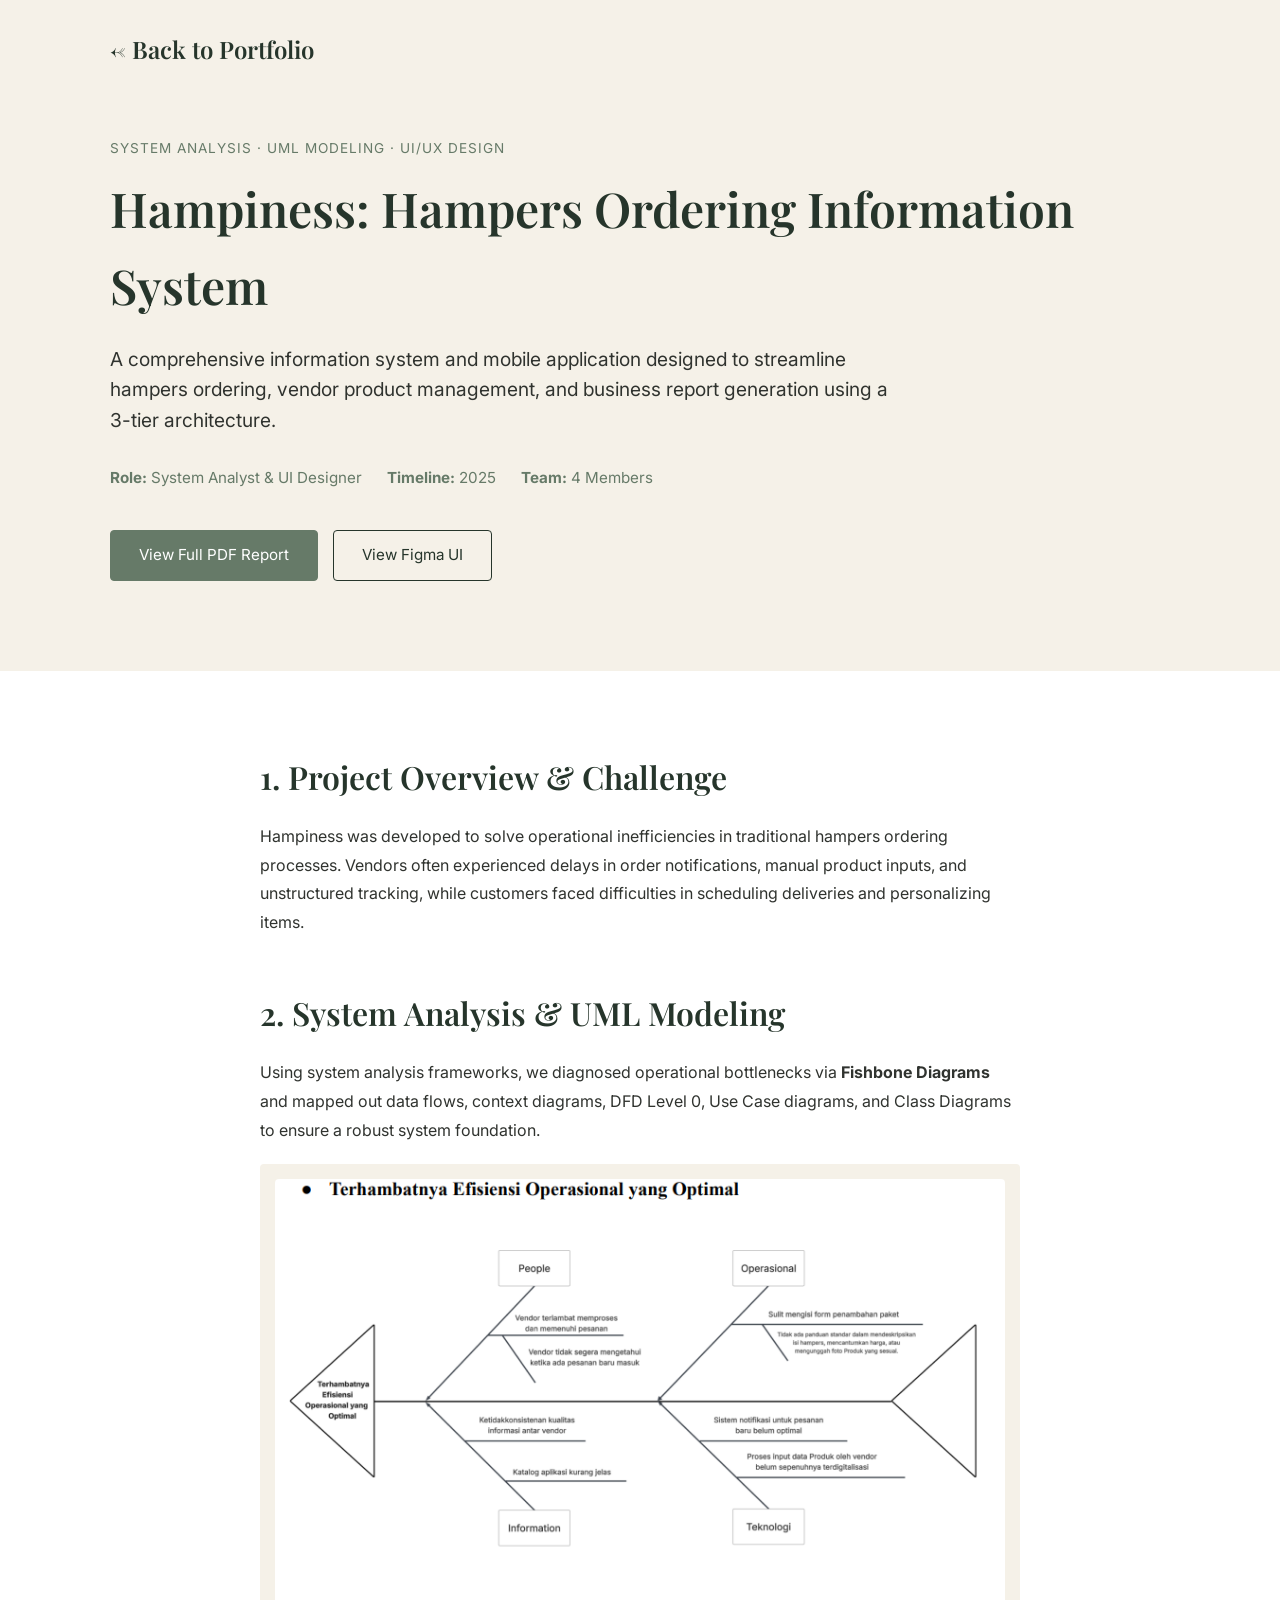
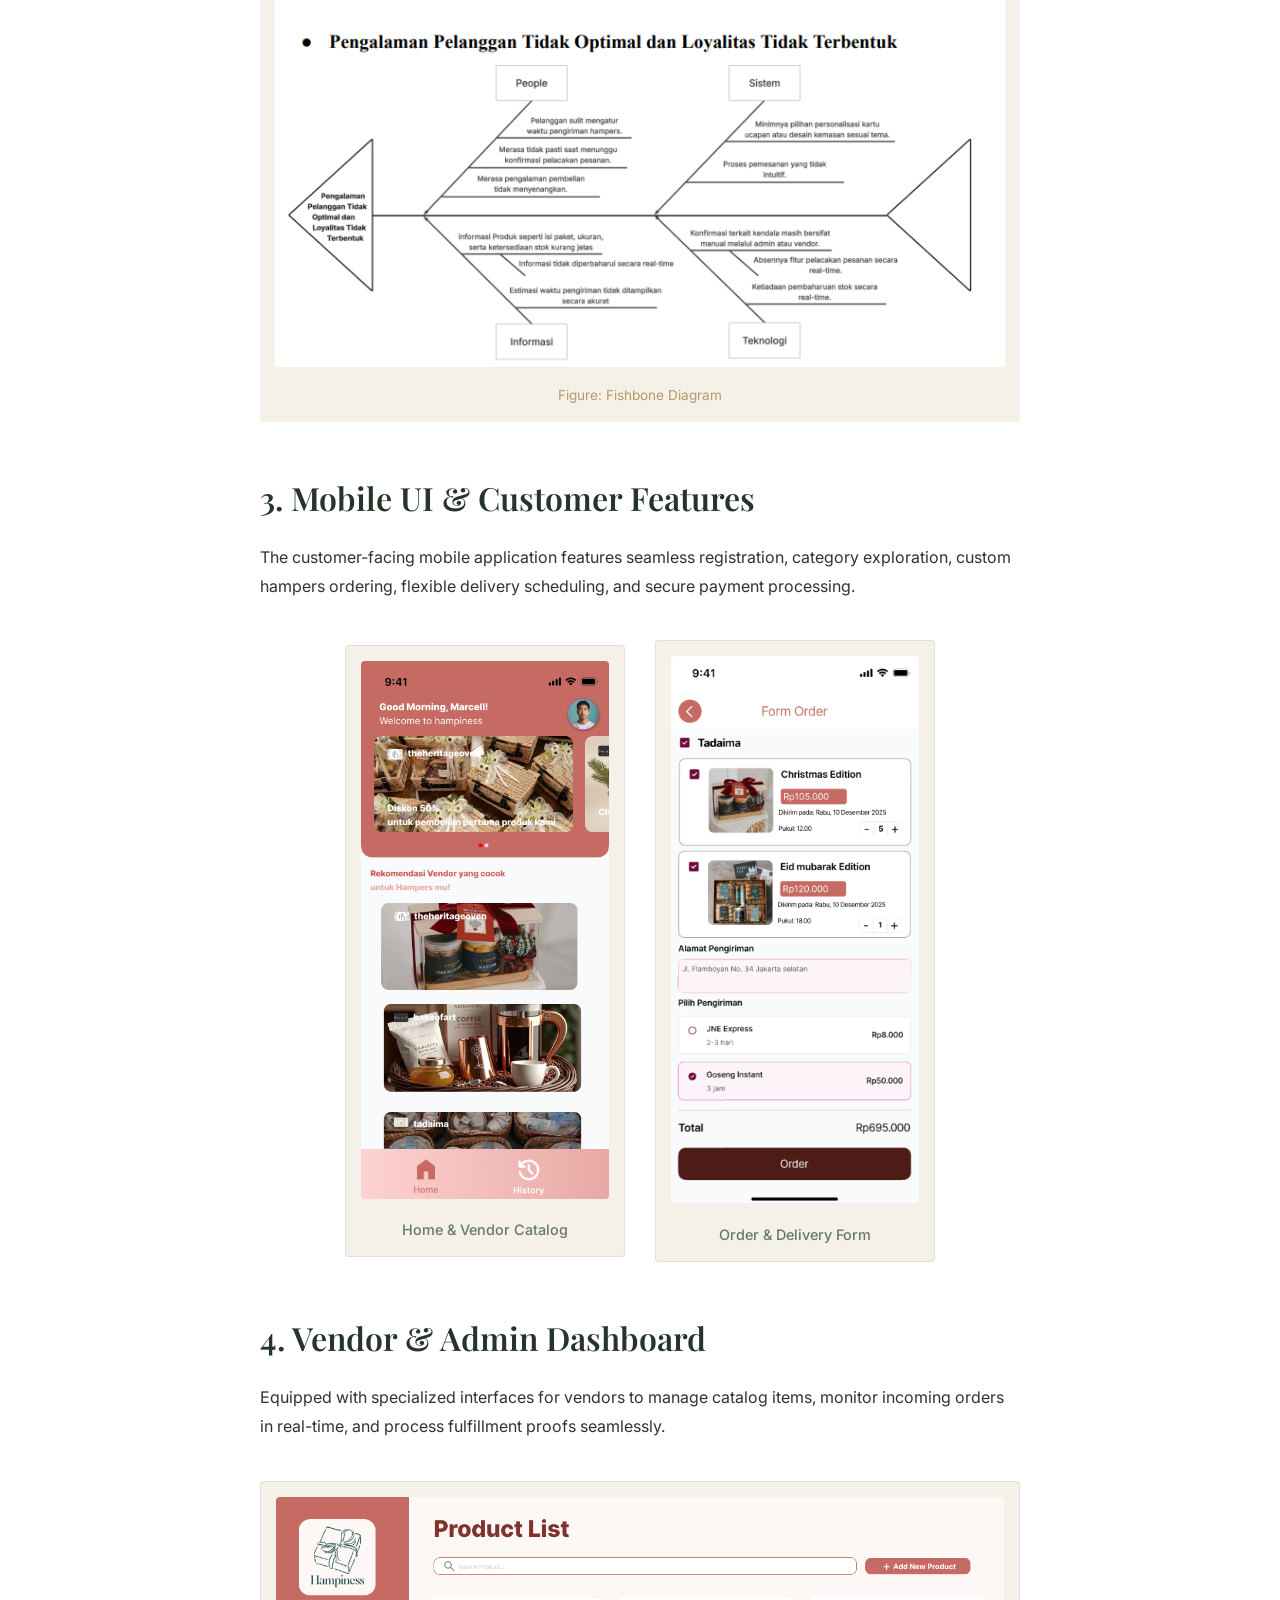
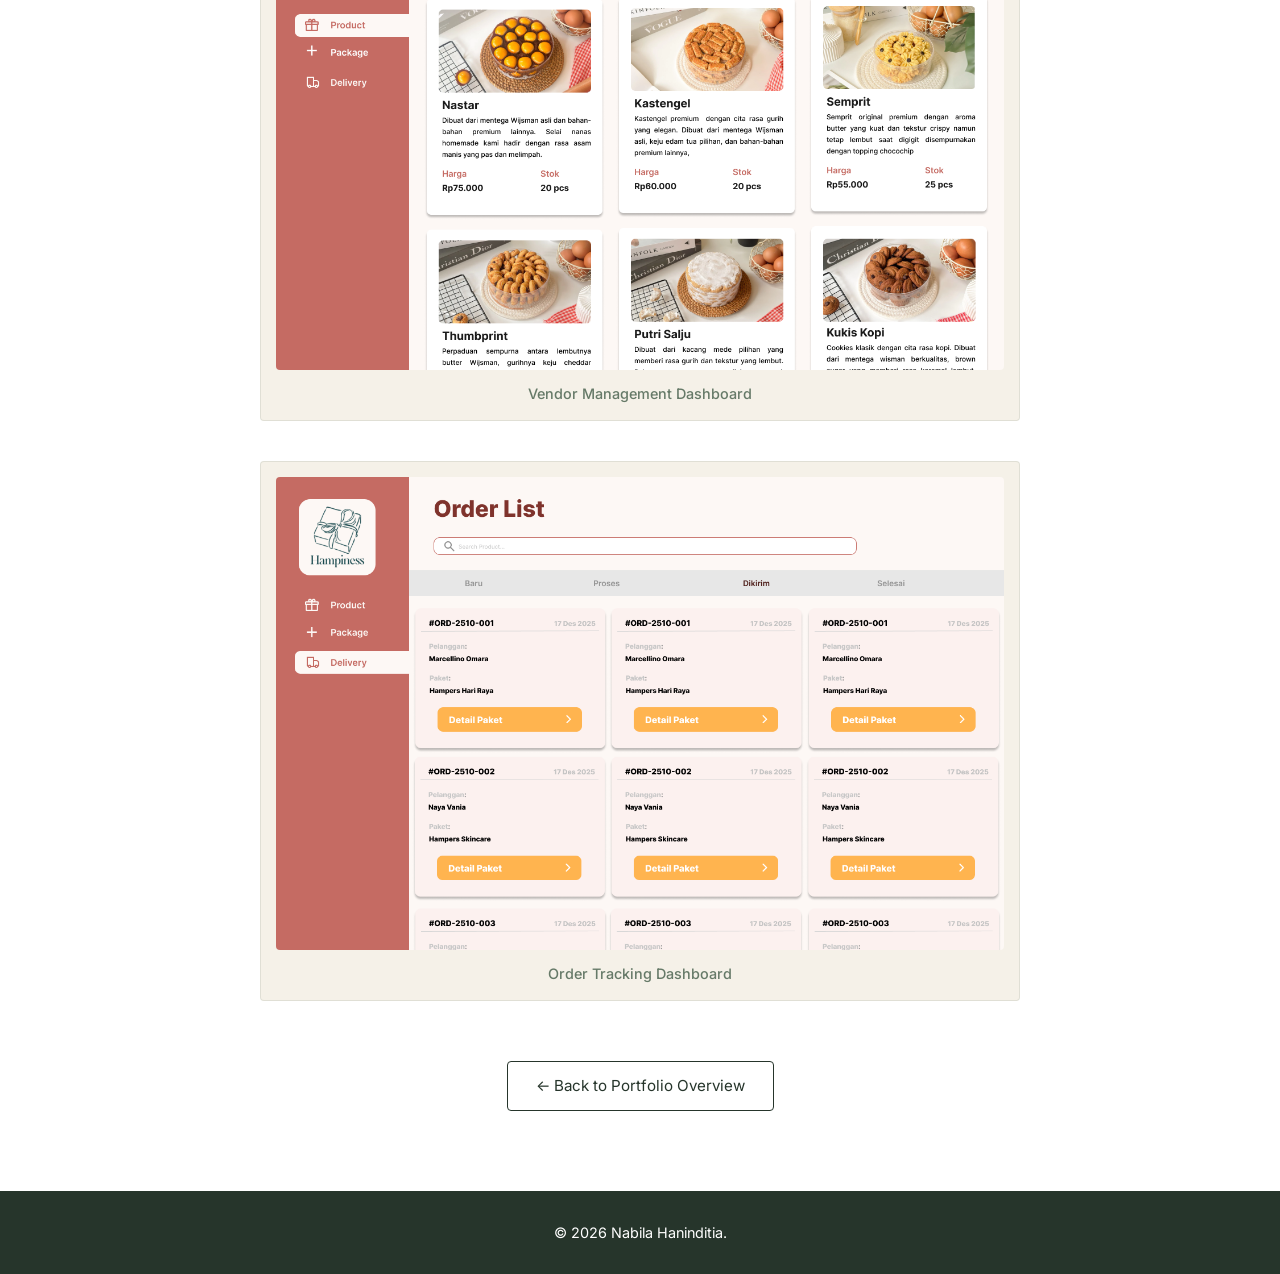
<file: hampiness.html>
<!DOCTYPE html>
<html lang="en">
<head>
    <meta charset="UTF-8">
    <meta name="viewport" content="width=device-width, initial-scale=1.0">
    <title>Hampiness Case Study | Nabila Haninditia</title>
    
    <!-- Google Fonts -->
    <link rel="preconnect" href="https://fonts.googleapis.com">
    <link rel="preconnect" href="https://fonts.gstatic.com" crossorigin>
    <link href="https://fonts.googleapis.com/css2?family=Inter:wght@300;400;500&family=Playfair+Display:wght@400;500;600;700&display=swap" rel="stylesheet">
    
    <!-- CSS Link -->
    <link rel="stylesheet" href="style.css">
</head>
<body>

    <!-- NAVBAR SEDERHANA -->
    <header class="header">
        <div class="nav-container">
            <a href="index.html" class="logo">&larr; Back to Portfolio</a>
        </div>
    </header>

    <main>
        <!-- CASE STUDY HERO -->
        <section class="container" style="padding: 40px 20px;">
            <div class="project-meta" style="margin-bottom: 10px;">
                <span class="project-cat">System Analysis · UML Modeling · UI/UX Design</span>
            </div>
            <h1 style="font-size: 3rem; margin-bottom: 20px; color: var(--dark-green);">Hampiness: Hampers Ordering Information System</h1>
            <p style="font-size: 1.2rem; color: var(--text-color); max-width: 800px; margin-bottom: 30px;">
                A comprehensive information system and mobile application designed to streamline hampers ordering, vendor product management, and business report generation using a 3-tier architecture.
            </p>
            
            <!-- Quick Info Badges -->
            <div style="display: flex; gap: 25px; flex-wrap: wrap; margin-bottom: 40px; font-size: 0.95rem; color: var(--primary-color);">
                <div><strong>Role:</strong> System Analyst & UI Designer</div>
                <div><strong>Timeline:</strong> 2025</div>
                <div><strong>Team:</strong> 4 Members</div>
            </div>

            <!-- Tombol Aksi Dokumen & Figma -->
            <div style="display: flex; gap: 15px; margin-bottom: 50px; flex-wrap: wrap;">
                <a href="assets/hampiness_report.pdf" target="_blank" class="btn btn-primary">View Full PDF Report</a>
                <a href="https://www.figma.com/design/56QoCgcCvEAg4yVXghwJX0/PROYEK-AKHIR---ISAD---HAMPINESS" target="_blank" class="btn btn-outline">View Figma UI</a>
            </div>
        </section>

        <!-- KONTEN UTAMA CASE STUDY -->
        <section style="background-color: var(--white); padding: 80px 0;">
            <div class="container" style="max-width: 800px;">
                
                <!-- 1. Project Overview & Background -->
                <h2 style="font-size: 2rem; margin-bottom: 20px; color: var(--dark-green);">1. Project Overview & Challenge</h2>
                <p style="margin-bottom: 20px; line-height: 1.8;">
                    Hampiness was developed to solve operational inefficiencies in traditional hampers ordering processes. Vendors often experienced delays in order notifications, manual product inputs, and unstructured tracking, while customers faced difficulties in scheduling deliveries and personalizing items.
                </p>

                <!-- 2. System Analysis & Modeling -->
                <h2 style="font-size: 2rem; margin-top: 50px; margin-bottom: 20px; color: var(--dark-green);">2. System Analysis & UML Modeling</h2>
                <p style="margin-bottom: 20px; line-height: 1.8;">
                    Using system analysis frameworks, we diagnosed operational bottlenecks via <strong>Fishbone Diagrams</strong> and mapped out data flows, context diagrams, DFD Level 0, Use Case diagrams, and Class Diagrams to ensure a robust system foundation.
                </p>
                <!-- Area Gambar Analisis (DFD / Fishbone) -->
                <div style="background-color: var(--bg-color); padding: 15px; border-radius: var(--border-radius); margin-bottom: 30px; text-align: center;">
                    <img src="assets/hampiness_analysis.png" alt="Hampiness DFD & System Modeling" style="width: 100%; border-radius: 4px;">
                    <p style="font-size: 0.85rem; color: var(--gold); margin-top: 10px;">Figure: Fishbone Diagram</p>
                </div>

                <!-- 3. Key Features & Mobile UI -->
                <h2 style="font-size: 2rem; margin-top: 50px; margin-bottom: 20px; color: var(--dark-green);">3. Mobile UI & Customer Features</h2>
                <p style="margin-bottom: 20px; line-height: 1.8;">
                    The customer-facing mobile application features seamless registration, category exploration, custom hampers ordering, flexible delivery scheduling, and secure payment processing.
                </p>
                <!-- Area UI Showcase Berjajar Ber-3 -->
                <div class="ui-showcase-grid">
                    <div class="ui-showcase-item">
                        <img src="assets/hampiness_ui_1.png" alt="Hampiness Home UI">
                        <p>Home & Vendor Catalog</p>
                    </div>
                    <div class="ui-showcase-item">
                        <img src="assets/hampiness_ui_2.png" alt="Hampiness Order UI">
                        <p>Order & Delivery Form</p>
                    </div>
                    
                </div>

               <!-- 4. Vendor & Admin Dashboard -->
                <h2 style="font-size: 2rem; margin-top: 50px; margin-bottom: 20px; color: var(--dark-green);">4. Vendor & Admin Dashboard</h2>
                <p style="margin-bottom: 20px; line-height: 1.8;">
                    Equipped with specialized interfaces for vendors to manage catalog items, monitor incoming orders in real-time, and process fulfillment proofs seamlessly.
                </p>
                <!-- Area Desktop Dashboard Vendor -->
                <div class="desktop-showcase">
                    <img src="assets/hampiness_vendor_dashboard.png" alt="Hampiness Vendor Dashboard">
                    <p>Vendor Management Dashboard</p>
                </div>

                <div class="desktop-showcase">
                    <img src="assets/hampiness_vendor_dashboard_2.png" alt="Hampiness Vendor Dashboard">
                    <p> Order Tracking Dashboard</p>
                </div>

                

                <!-- Tombol Kembali -->
                <div style="margin-top: 60px; text-align: center;">
                    <a href="index.html" class="btn btn-outline">&larr; Back to Portfolio Overview</a>
                </div>

            </div>
        </section>
    </main>

    <!-- FOOTER -->
    <footer class="footer">
        <p>&copy; 2026 Nabila Haninditia. </p>
    </footer>

</body>
</html>
</file>
<file: style.css>
/* --- CSS VARIABLES (Color Palette & Fonts) --- */
:root {
    --bg-color: #F5F1E8;
    /* Warm cream */
    --primary-color: #667A68;
    /* Sage green */
    --dark-green: #26352B;
    /* Muted dark green */
    --gold: #B69A67;
    /* Soft gold */
    --text-color: #30332F;
    /* Dark charcoal */
    --white: #FFFFFF;

    --font-heading: 'Playfair Display', serif;
    --font-body: 'Inter', sans-serif;

    --border-radius: 4px;
    --transition: all 0.3s ease;
}

/* --- RESET & BASE STYLES --- */
* {
    margin: 0;
    padding: 0;
    box-sizing: border-box;
}

body {
    font-family: var(--font-body);
    background-color: var(--bg-color);
    color: var(--text-color);
    line-height: 1.6;
    overflow-x: hidden;
}

html {
    scroll-behavior: smooth;
}

a {
    text-decoration: none;
    color: inherit;
    transition: var(--transition);
}

ul {
    list-style: none;
}

.container {
    max-width: 1100px;
    margin: 0 auto;
    padding: 0 20px;
}

/* --- TYPOGRAPHY --- */
h1,
h2,
h3,
h4,
.logo {
    font-family: var(--font-heading);
    color: var(--dark-green);
    font-weight: 600;
}

.section-title {
    font-size: 2.5rem;
    margin-bottom: 2rem;
    position: relative;
    display: inline-block;
}

.section-title::after {
    content: '';
    position: absolute;
    bottom: -10px;
    left: 0;
    width: 40px;
    height: 2px;
    background-color: var(--gold);
}

.section-subtitle {
    font-size: 1.1rem;
    color: var(--text-color);
    margin-bottom: 3rem;
    margin-top: -1rem;
}

/* --- NAVBAR (Not Sticky) --- */
.header {
    background-color: transparent;
    padding: 30px 0;
    width: 100%;
}

.nav-container {
    max-width: 1100px;
    margin: 0 auto;
    padding: 0 20px;
    display: flex;
    justify-content: space-between;
    align-items: center;
}

.logo {
    font-size: 1.5rem;
    color: var(--dark-green);
}

.nav-menu .nav-links {
    display: flex;
    gap: 30px;
}

.nav-link {
    font-size: 0.95rem;
    position: relative;
    padding-bottom: 5px;
}

.nav-link::after {
    content: '';
    position: absolute;
    width: 0;
    height: 1px;
    bottom: 0;
    left: 0;
    background-color: var(--primary-color);
    transition: var(--transition);
}

.nav-link:hover::after,
.nav-link.active::after {
    width: 100%;
}

.nav-link.active {
    color: var(--primary-color);
}

.menu-toggle {
    display: none;
    flex-direction: column;
    cursor: pointer;
    gap: 5px;
}

.menu-toggle .bar {
    width: 25px;
    height: 2px;
    background-color: var(--dark-green);
    transition: var(--transition);
}

/* --- BUTTONS --- */
.btn {
    display: inline-block;
    padding: 12px 28px;
    font-size: 0.95rem;
    border-radius: var(--border-radius);
    cursor: pointer;
    transition: var(--transition);
    text-align: center;
}

.btn-primary {
    background-color: var(--primary-color);
    color: var(--white);
    border: 1px solid var(--primary-color);
}

.btn-primary:hover {
    background-color: var(--dark-green);
    border-color: var(--dark-green);
}

.btn-outline {
    background-color: transparent;
    color: var(--dark-green);
    border: 1px solid var(--dark-green);
}

.btn-outline:hover {
    background-color: var(--dark-green);
    color: var(--white);
}

.btn-sm {
    padding: 8px 20px;
    font-size: 0.85rem;
}

/* --- HERO SECTION --- */
.hero-section {
    min-height: 80vh;
    display: flex;
    align-items: center;
    padding: 0 20px;
    max-width: 1100px;
    margin: 0 auto;
}

.hero-content {
    display: flex;
    align-items: center;
    justify-content: space-between;
    gap: 50px;
    width: 100%;
}

.hero-text {
    flex: 1.2;
}

.hero-content h1 {
    font-size: 4rem;
    margin-bottom: 10px;
    line-height: 1.1;
}

.hero-content .subtitle {
    font-size: 1.5rem;
    font-weight: 400;
    color: var(--primary-color);
    margin-bottom: 15px;
    font-family: var(--font-body);
}

.hero-content .focus-areas {
    font-size: 1.1rem;
    margin-bottom: 40px;
    color: var(--text-color);
}

.hero-buttons {
    display: flex;
    gap: 15px;
}

/* --- HERO SECTION IMAGE (ARCH STYLE) --- */
.hero-image {
    flex: 1;
    display: flex;
    justify-content: center;
    align-items: center;
    padding-right: 30px;
}

.image-wrapper {
    position: relative;
    display: inline-block;
}

/* Latar Belakang Arch (Lengkungan Sage Green) */
.image-wrapper::before {
    content: '';
    position: absolute;
    width: 100%;
    height: 100%;
    background-color: var(--primary-color);
    border-radius: 150px 150px 0 0;
    /* Ujung atas melengkung, bawah kotak */
    top: 25px;
    left: -25px;
    z-index: 0;
}

.image-wrapper img {
    width: 300px;
    height: 400px;
    object-fit: cover;
    border-radius: 150px 150px 0 0;
    /* Mengikuti lengkungan */
    position: relative;
    z-index: 1;
    box-shadow: 0 15px 35px rgba(38, 53, 43, 0.1);
}

/* Badge Stempel Melingkar */
.badge {
    position: absolute;
    right: -40px;
    bottom: 40px;
    width: 110px;
    height: 110px;
    background-color: var(--bg-color);
    /* Warna putih/cream */
    border-radius: 50%;
    z-index: 2;
    display: flex;
    align-items: center;
    justify-content: center;
    box-shadow: 0 8px 25px rgba(0, 0, 0, 0.1);
}

/* Animasi putar untuk teks di stempel */
.badge svg {
    position: absolute;
    width: 100%;
    height: 100%;
    animation: spinText 15s linear infinite;
}

.badge-icon {
    color: var(--gold);
    /* Bintang warna emas */
    font-size: 2rem;
    position: relative;
    z-index: 3;
}

/* Keyframe untuk putaran */
@keyframes spinText {
    0% {
        transform: rotate(0deg);
    }

    100% {
        transform: rotate(360deg);
    }
}

/* --- ABOUT SECTION --- */
.about-section {
    padding: 100px 0;
    background-color: var(--white);
}

.about-grid {
    display: grid;
    grid-template-columns: 2fr 1fr;
    gap: 40px;
    margin-bottom: 50px;
}

.about-block h3 {
    font-size: 1.8rem;
    margin-bottom: 20px;
    color: var(--dark-green);
}

.card {
    background-color: var(--bg-color);
    padding: 25px;
    border: 1px solid rgba(102, 122, 104, 0.2);
    border-radius: var(--border-radius);
    transition: var(--transition);
}

.card:hover {
    transform: translateY(-5px);
    box-shadow: 0 10px 20px rgba(38, 53, 43, 0.05);
}

.education-card h4 {
    font-size: 1.2rem;
    margin-bottom: 5px;
}

.education-card .date {
    display: block;
    margin-top: 10px;
    font-size: 0.9rem;
    color: var(--gold);
}

.skills-grid {
    display: grid;
    grid-template-columns: repeat(auto-fit, minmax(250px, 1fr));
    gap: 20px;
}

.skill-card {
    background-color: var(--bg-color);
    padding: 25px;
    border: 1px solid rgba(102, 122, 104, 0.2);
    border-radius: var(--border-radius);
}

.skill-card h4 {
    margin-bottom: 15px;
    color: var(--primary-color);
    border-bottom: 1px solid rgba(102, 122, 104, 0.2);
    padding-bottom: 10px;
}

.skill-card ul li {
    margin-bottom: 8px;
    font-size: 0.95rem;
    display: flex;
    align-items: center;
}

.skill-card ul li::before {
    content: '•';
    color: var(--gold);
    margin-right: 10px;
}

.experience-cert-grid {
    display: grid;
    grid-template-columns: 1fr 1fr;
    gap: 40px;
}

.timeline {
    border-left: 1px solid var(--gold);
    padding-left: 20px;
    margin-bottom: 30px;
}

.timeline-item {
    position: relative;
    margin-bottom: 25px;
}

.timeline-item::before {
    content: '';
    position: absolute;
    left: -25.5px;
    top: 5px;
    width: 10px;
    height: 10px;
    background-color: var(--bg-color);
    border: 2px solid var(--gold);
    border-radius: 50%;
}

.timeline-item h4 {
    font-size: 1.1rem;
    margin-bottom: 5px;
}

.timeline-item p {
    font-size: 0.95rem;
    color: var(--primary-color);
}

.inline-link {
    font-size: 0.85rem;
    color: var(--gold);
    text-decoration: underline;
    margin-top: 10px;
    display: inline-block;
}

.inline-link:hover {
    color: var(--dark-green);
}

.sub-heading {
    font-size: 1.3rem;
    margin-bottom: 15px;
    color: var(--primary-color);
}

.mt-2 {
    margin-top: 2rem;
}

/* --- GALLERY SECTION --- */
.gallery-grid {
    display: grid;
    grid-template-columns: repeat(auto-fit, minmax(200px, 1fr));
    gap: 15px;
    margin-top: 20px;
}

.gallery-item {
    border-radius: var(--border-radius);
    overflow: hidden;
    height: 200px;
    background-color: rgba(182, 154, 103, 0.1);
}

.gallery-item img {
    width: 100%;
    height: 100%;
    object-fit: cover;
    transition: transform 0.5s ease;
}

.gallery-item:hover img {
    transform: scale(1.05);
}

/* --- PORTFOLIO SECTION --- */
.portfolio-section {
    padding: 100px 0;
}

.projects-grid {
    display: flex;
    flex-direction: column;
    gap: 50px;
}

.project-card {
    display: grid;
    grid-template-columns: 1fr 1fr;
    gap: 40px;
    background-color: var(--white);
    border: 1px solid rgba(102, 122, 104, 0.1);
    border-radius: var(--border-radius);
    overflow: hidden;
    transition: var(--transition);
}

.project-card:hover {
    transform: translateY(-5px);
    box-shadow: 0 15px 30px rgba(38, 53, 43, 0.05);
}

.project-img-wrapper {
    width: 100%;
    height: 100%;
    min-height: 300px;
    background-color: rgba(182, 154, 103, 0.1);
    position: relative;
    overflow: hidden;
}

.project-img-wrapper img {
    width: 100%;
    height: 100%;
    object-fit: cover;
    transition: transform 0.5s ease;
}

.project-card:hover .project-img-wrapper img {
    transform: scale(1.05);
}

.project-content {
    padding: 40px;
    display: flex;
    flex-direction: column;
    justify-content: center;
}

.project-meta {
    display: flex;
    align-items: center;
    gap: 15px;
    margin-bottom: 15px;
}

.project-num {
    font-family: var(--font-heading);
    font-size: 1.2rem;
    color: var(--gold);
    font-weight: 600;
}

.project-cat {
    font-size: 0.85rem;
    text-transform: uppercase;
    letter-spacing: 1px;
    color: var(--primary-color);
}

.project-content h3 {
    font-size: 2rem;
    margin-bottom: 15px;
}

.project-content p {
    margin-bottom: 15px;
    font-size: 0.95rem;
}

.project-content .role {
    color: var(--primary-color);
    margin-bottom: 25px;
}

/* --- CV SECTION --- */
.cv-section {
    padding: 100px 0;
    background-color: var(--white);
    text-align: center;
}

.cv-container p {
    max-width: 600px;
    margin: 0 auto 30px auto;
}

.cv-buttons {
    display: flex;
    justify-content: center;
    gap: 15px;
}

/* --- CONTACT SECTION --- */
.contact-section {
    padding: 100px 0;
    text-align: center;
}

.contact-container p {
    max-width: 600px;
    margin: 0 auto 40px auto;
}

.contact-links {
    display: flex;
    justify-content: center;
    gap: 20px;
    flex-wrap: wrap;
}

.contact-card {
    display: flex;
    align-items: center;
    gap: 10px;
    padding: 15px 25px;
    background-color: var(--white);
    border: 1px solid rgba(102, 122, 104, 0.2);
    border-radius: var(--border-radius);
    color: var(--dark-green);
    font-weight: 500;
    transition: var(--transition);
}

.contact-card:hover {
    background-color: var(--primary-color);
    color: var(--white);
    border-color: var(--primary-color);
    transform: translateY(-3px);
}

/* --- FOOTER --- */
.footer {
    text-align: center;
    padding: 30px;
    background-color: var(--dark-green);
    color: var(--white);
    font-size: 0.9rem;
}

/* --- ANIMATIONS --- */
.fade-in {
    opacity: 0;
    transform: translateY(30px);
    transition: opacity 0.8s ease, transform 0.8s ease;
}

.fade-in.visible {
    opacity: 1;
    transform: translateY(0);
}

/* --- RESPONSIVE DESIGN --- */
@media screen and (max-width: 900px) {

    .about-grid,
    .experience-cert-grid {
        grid-template-columns: 1fr;
    }

    .project-card {
        grid-template-columns: 1fr;
    }

    .project-img-wrapper {
        min-height: 250px;
    }
}

@media screen and (max-width: 768px) {
    .hero-content h1 {
        font-size: 3rem;
    }

    .menu-toggle {
        display: flex;
        z-index: 100;
    }

    .nav-menu {
        position: fixed;
        top: 0;
        right: -100%;
        width: 100%;
        height: 100vh;
        background-color: var(--bg-color);
        display: flex;
        flex-direction: column;
        justify-content: center;
        align-items: center;
        transition: 0.4s ease;
        z-index: 99;
    }

    .nav-menu.active {
        right: 0;
    }

    .nav-menu .nav-links {
        flex-direction: column;
        text-align: center;
        gap: 40px;
    }

    .nav-link {
        font-size: 1.5rem;
        font-family: var(--font-heading);
    }

    .menu-toggle.active .bar:nth-child(1) {
        transform: translateY(7px) rotate(45deg);
    }

    .menu-toggle.active .bar:nth-child(2) {
        opacity: 0;
    }

    .menu-toggle.active .bar:nth-child(3) {
        transform: translateY(-7px) rotate(-45deg);
    }
}

@media screen and (max-width: 480px) {

    .hero-buttons,
    .cv-buttons {
        flex-direction: column;
        width: 100%;
    }

    .contact-links {
        flex-direction: column;
    }

    .hero-content h1 {
        font-size: 2.5rem;
    }
}

/* --- UI SHOWCASE GRID (BERJAJAR 3) --- */
/* --- UI SHOWCASE GRID (MENYESUAIKAN JUMLAH ITEM & CENTERED) --- */
.ui-showcase-grid {
    display: flex;
    justify-content: center; /* Membuat konten di dalamnya otomatis rata tengah */
    align-items: center;
    gap: 30px; /* Jarak antar kotak HP */
    flex-wrap: wrap; /* Supaya turun ke bawah secara rapi jika diakses dari layar HP */
    margin: 40px 0;
}

.ui-showcase-item {
    background-color: var(--bg-color);
    padding: 15px;
    border-radius: var(--border-radius);
    text-align: center;
    border: 1px solid rgba(102, 122, 104, 0.15);
    width: 280px; /* Mengunci lebar kotak kartu agar seragam dan rapi */
}

.ui-showcase-item img {
    width: 100%;
    height: auto;
    border-radius: 4px;
}

.ui-showcase-item p {
    font-size: 0.9rem;
    color: var(--primary-color);
    margin-top: 12px;
    font-weight: 500;
}

/* Responsif untuk HP: Berubah jadi 1 kolom ke bawah jika layar sempit */
@media screen and (max-width: 768px) {
    .ui-showcase-grid {
        grid-template-columns: 1fr;
    }
}

/* --- DESKTOP DASHBOARD CONTAINER --- */
.desktop-showcase {
    background-color: var(--bg-color);
    padding: 15px;
    border-radius: var(--border-radius);
    margin: 40px 0;
    text-align: center;
    border: 1px solid rgba(102, 122, 104, 0.15);
}

.desktop-showcase img {
    width: 100%;
    height: auto; /* Menjaga agar tinggi gambar proporsional sesuai aslinya */
    max-height: none; /* Memastikan tidak ada batasan tinggi yang memotong gambar */
    object-fit: contain;
    border-radius: 4px;
    display: block;
}

.desktop-showcase p {
    font-size: 0.9rem;
    color: var(--primary-color);
    margin-top: 12px;
    font-weight: 500;
}
</file>
